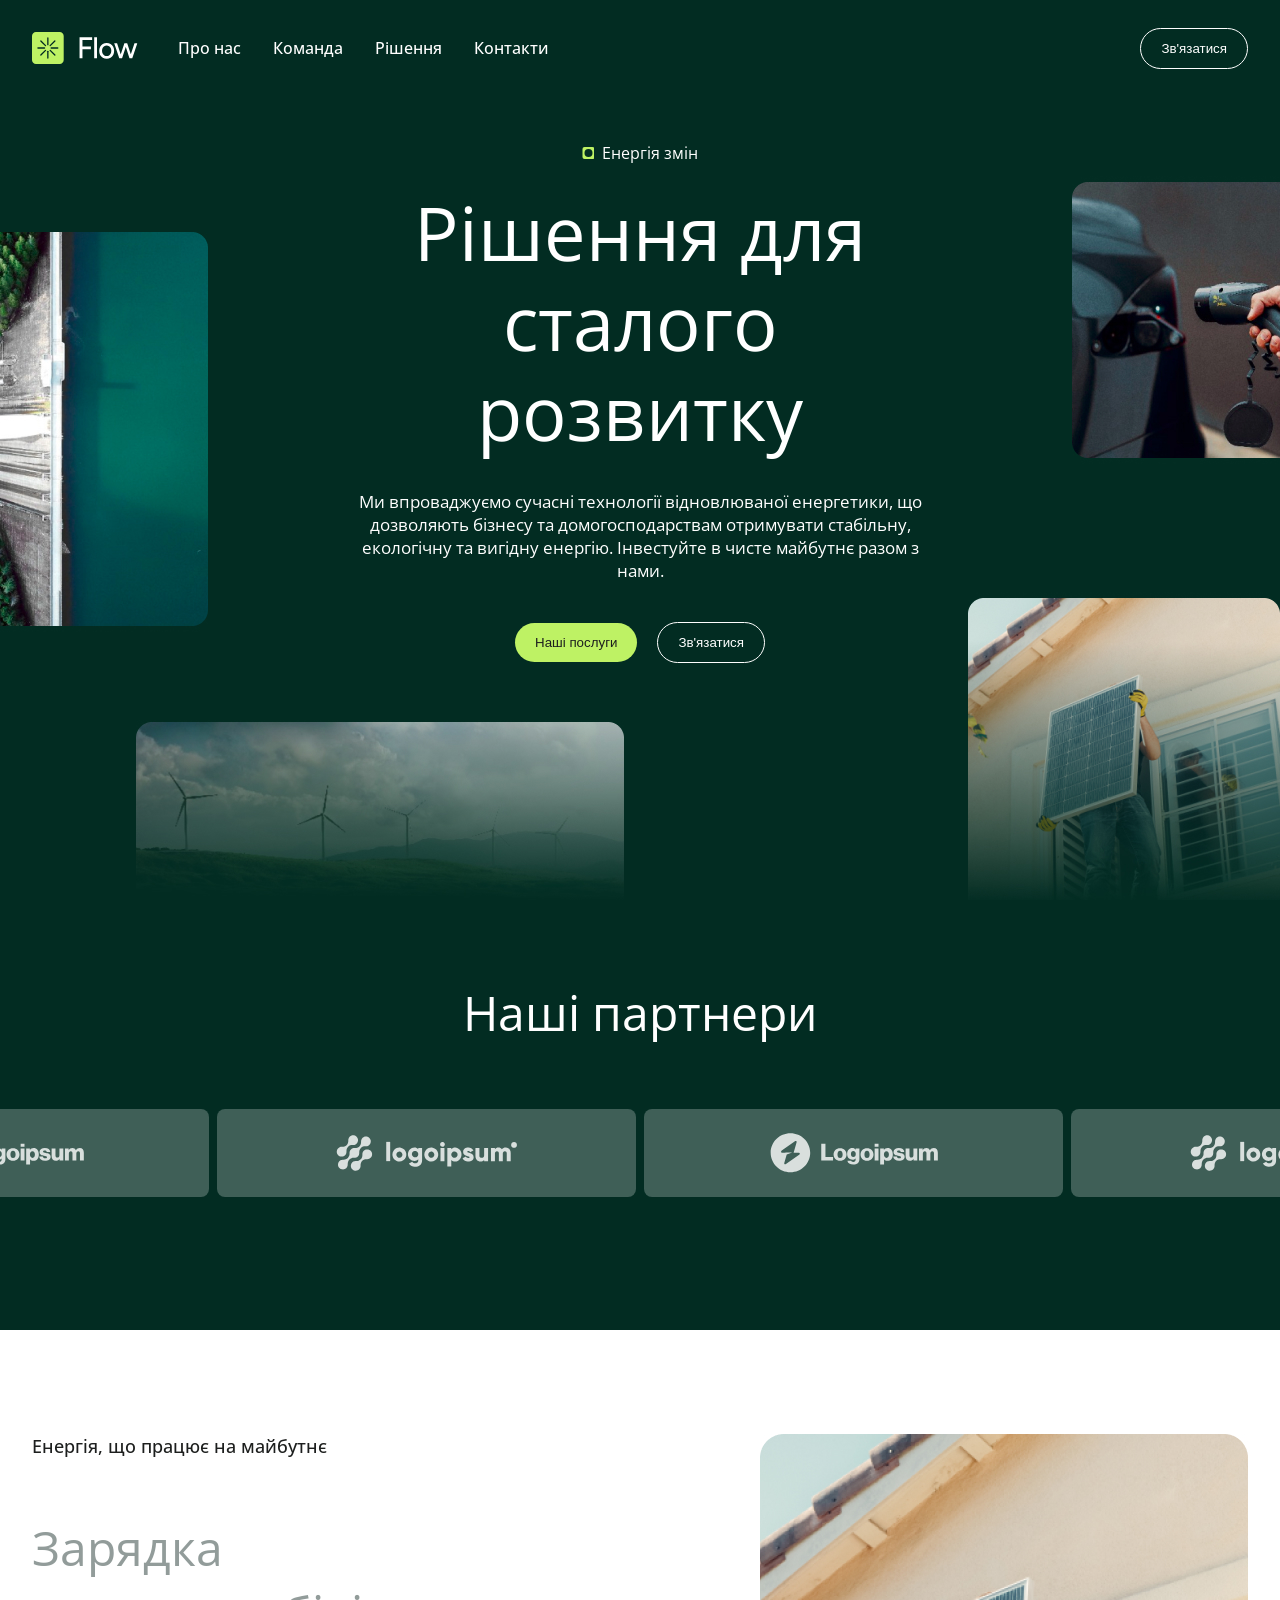
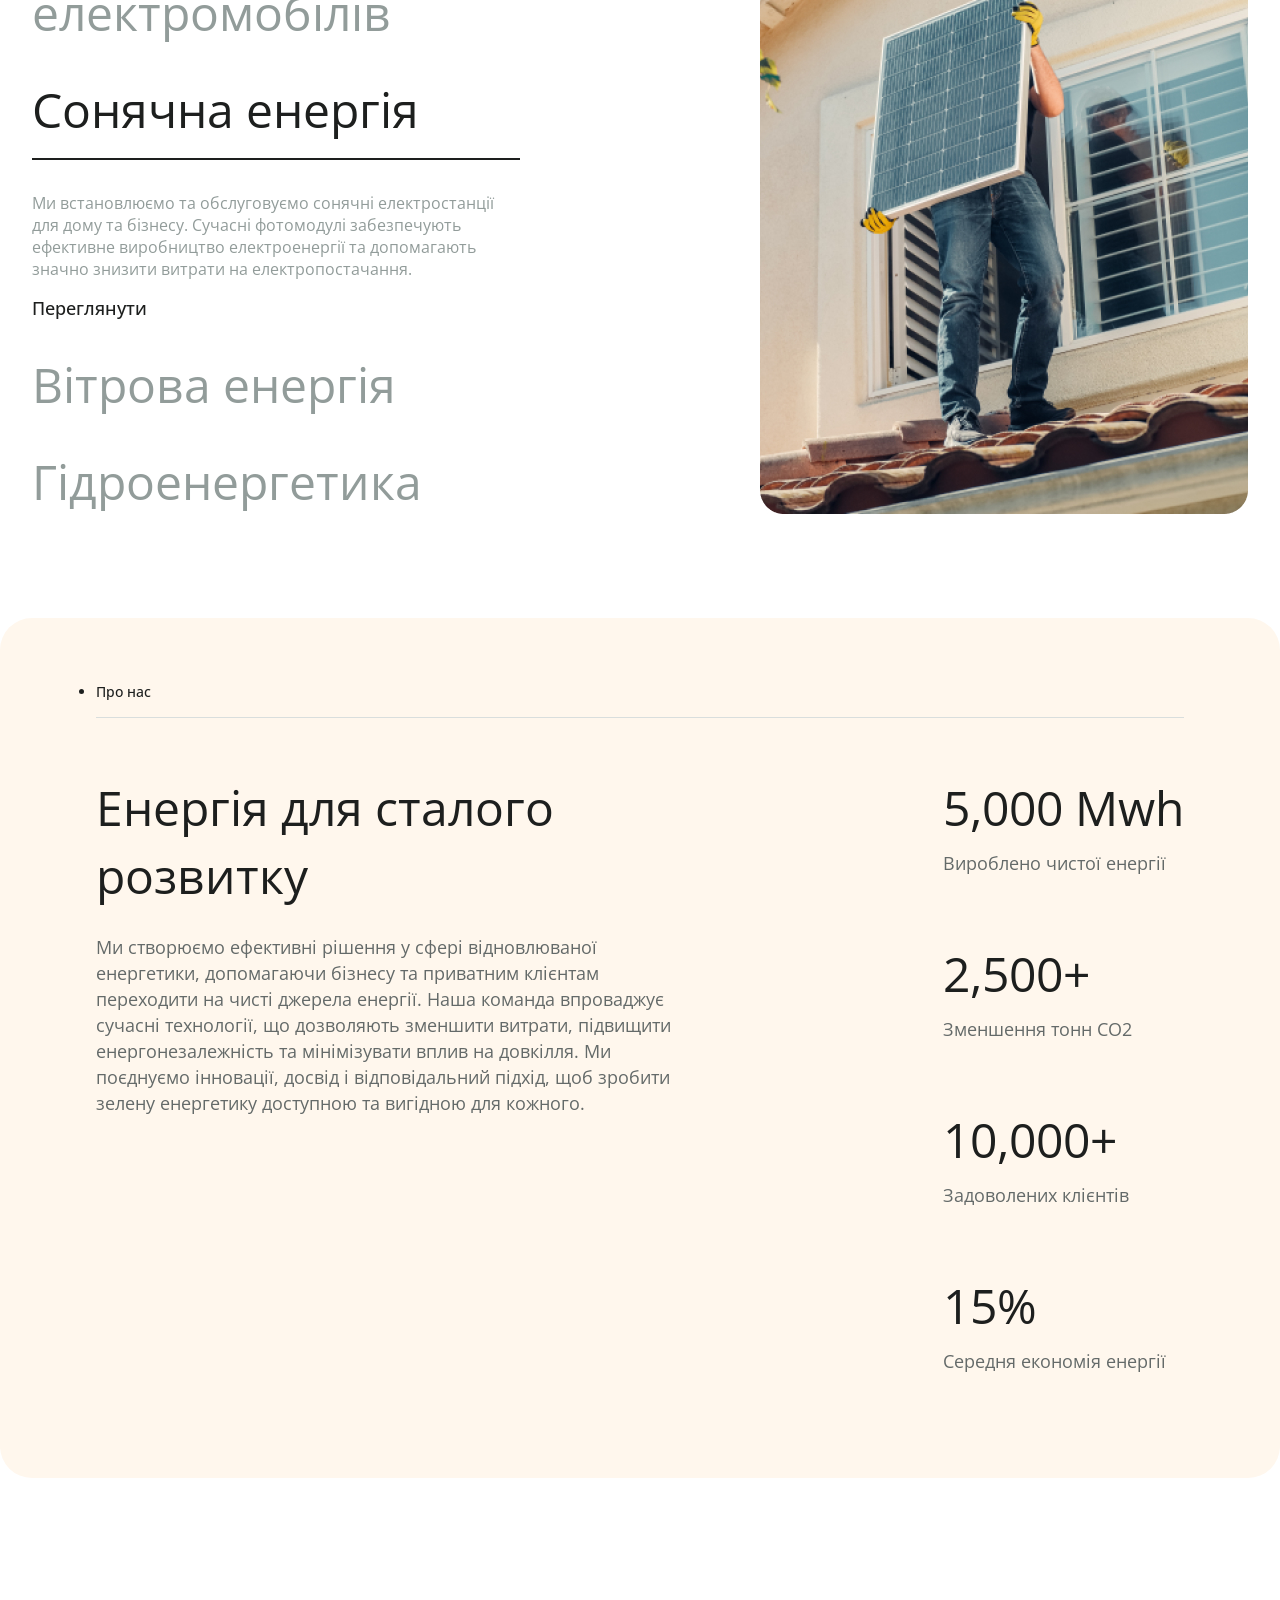
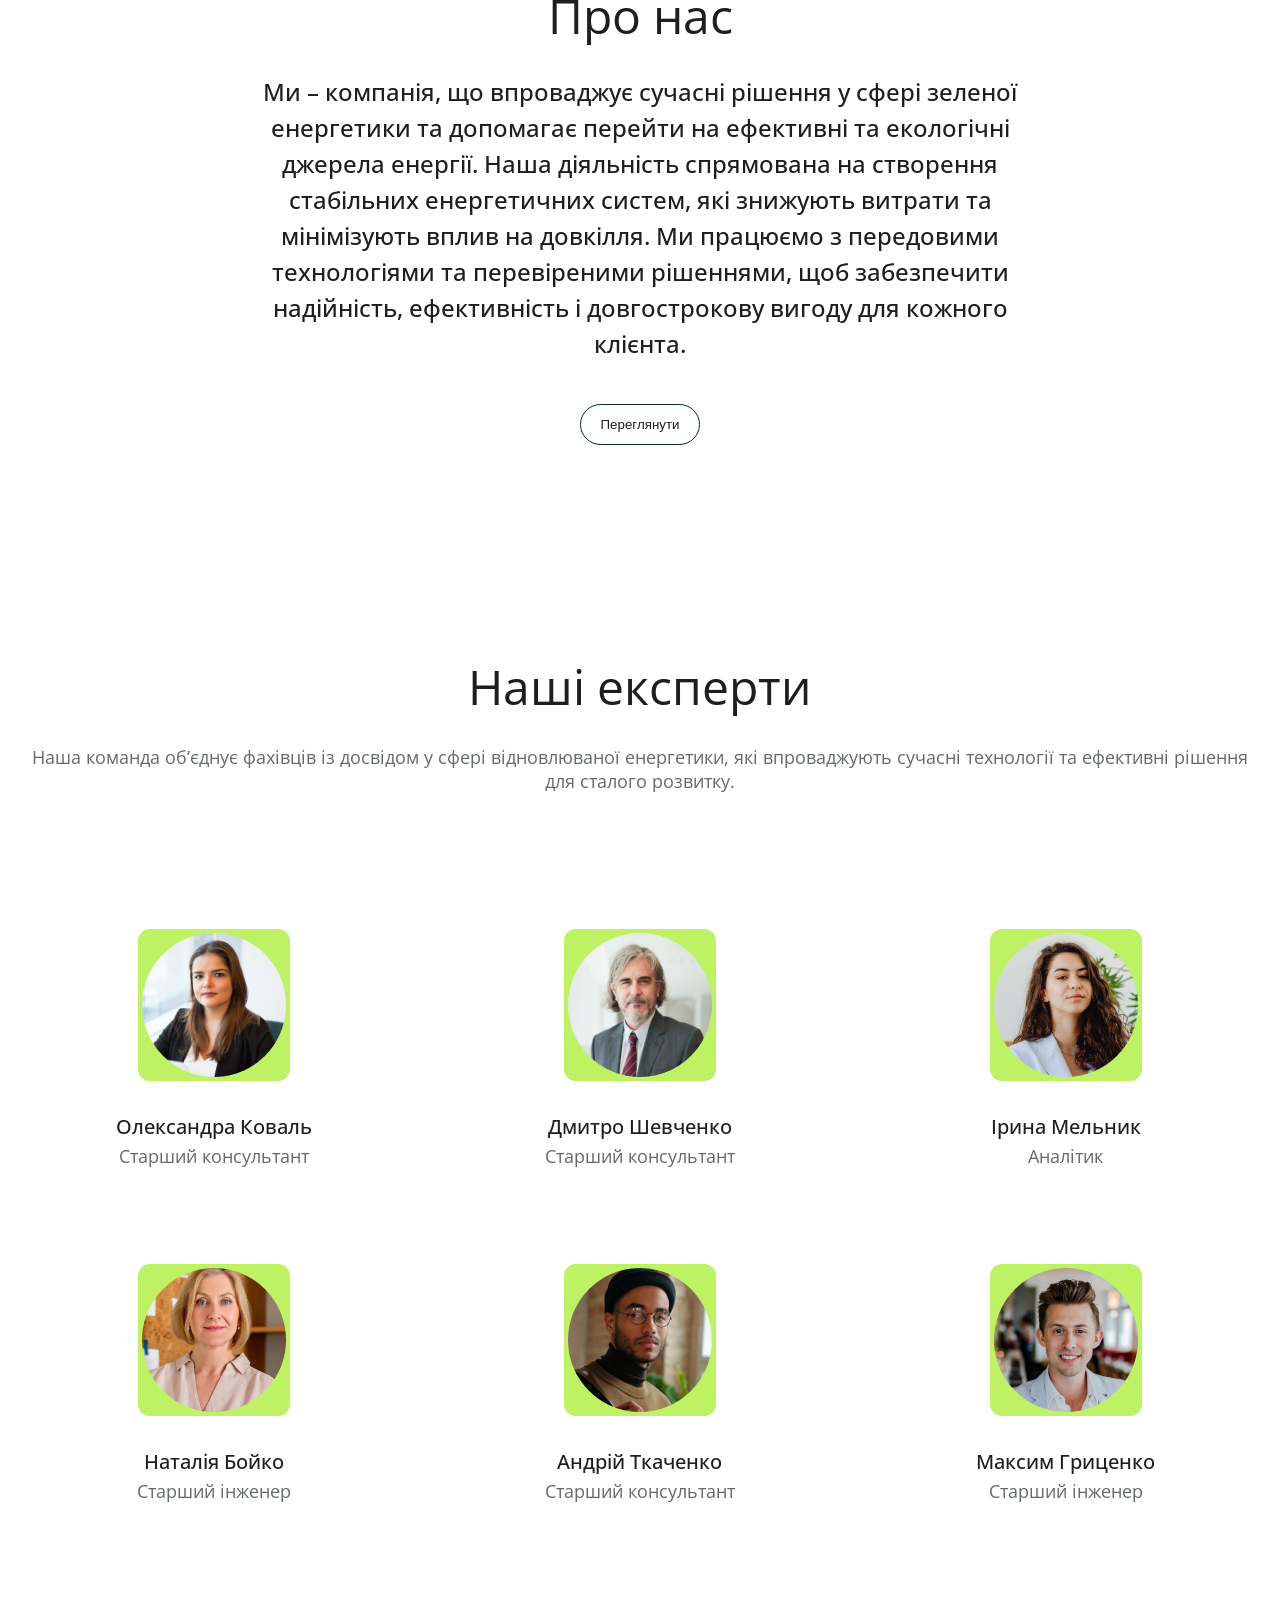
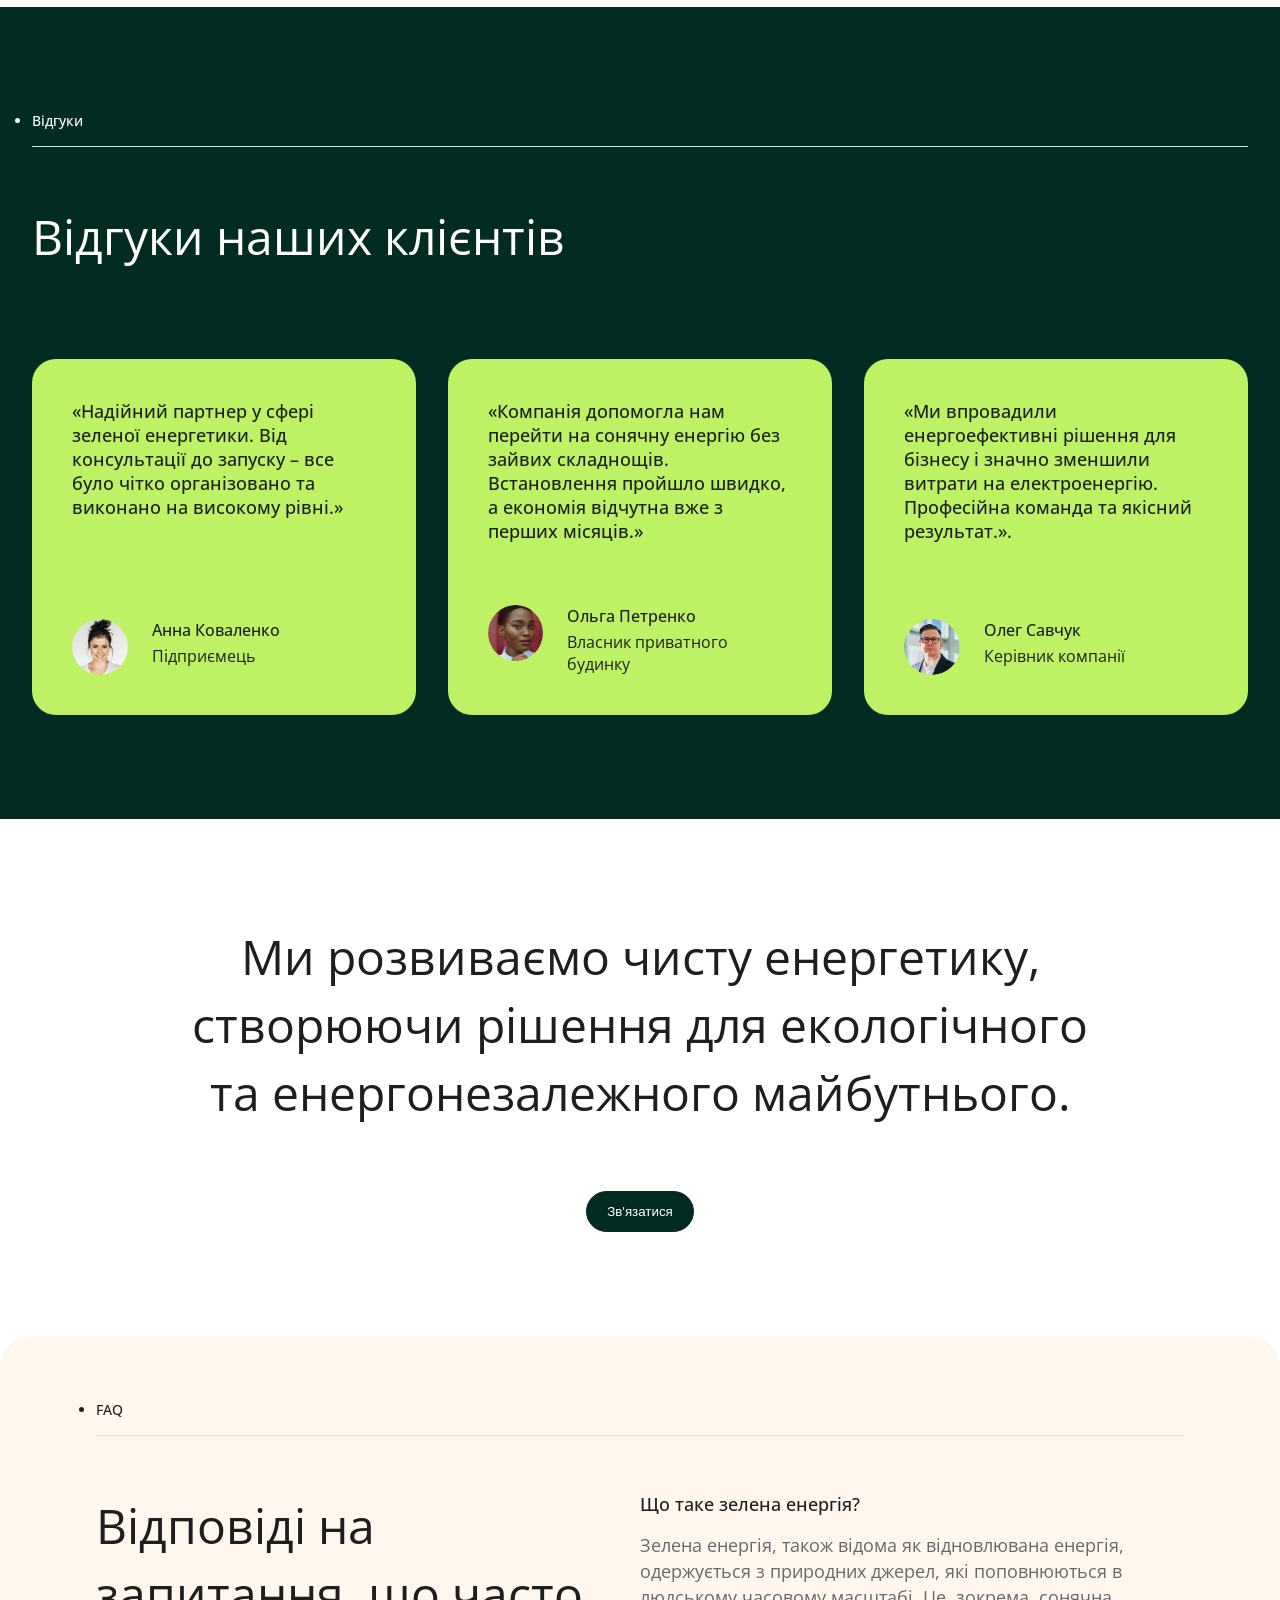
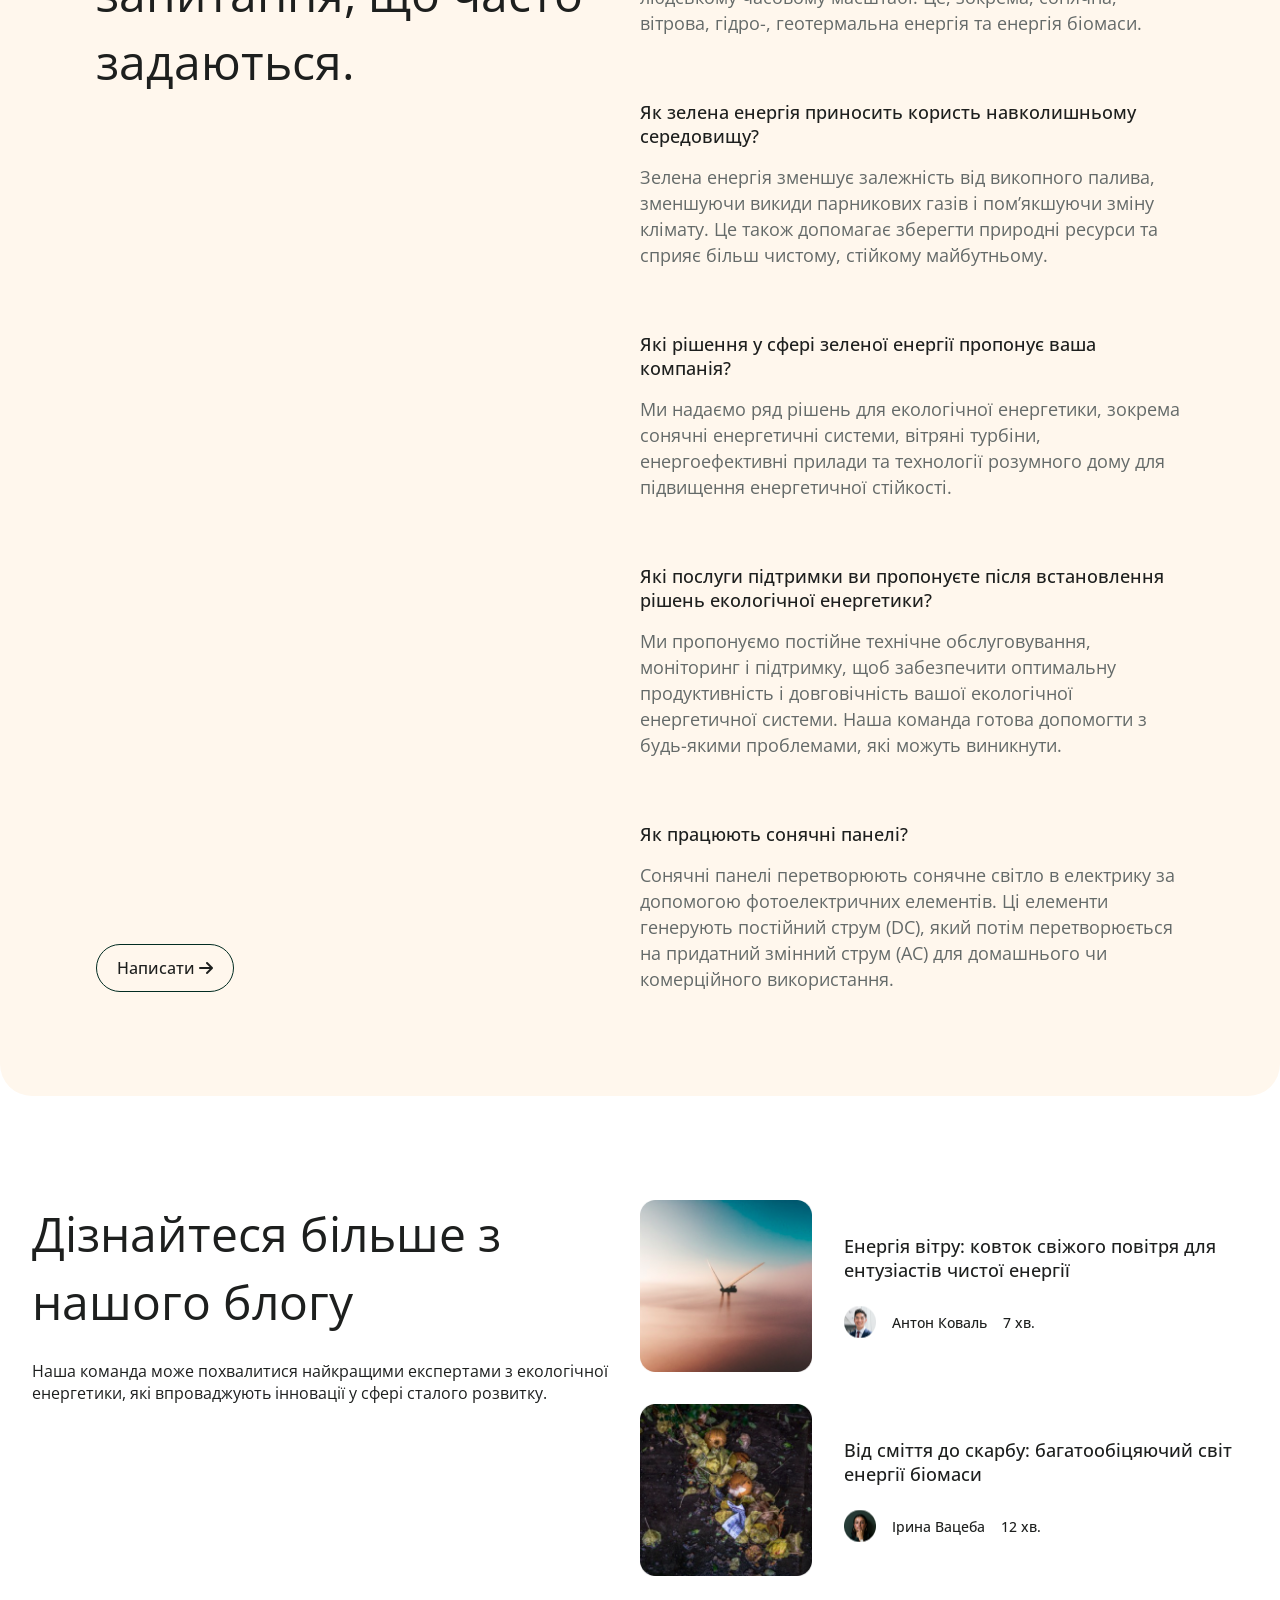
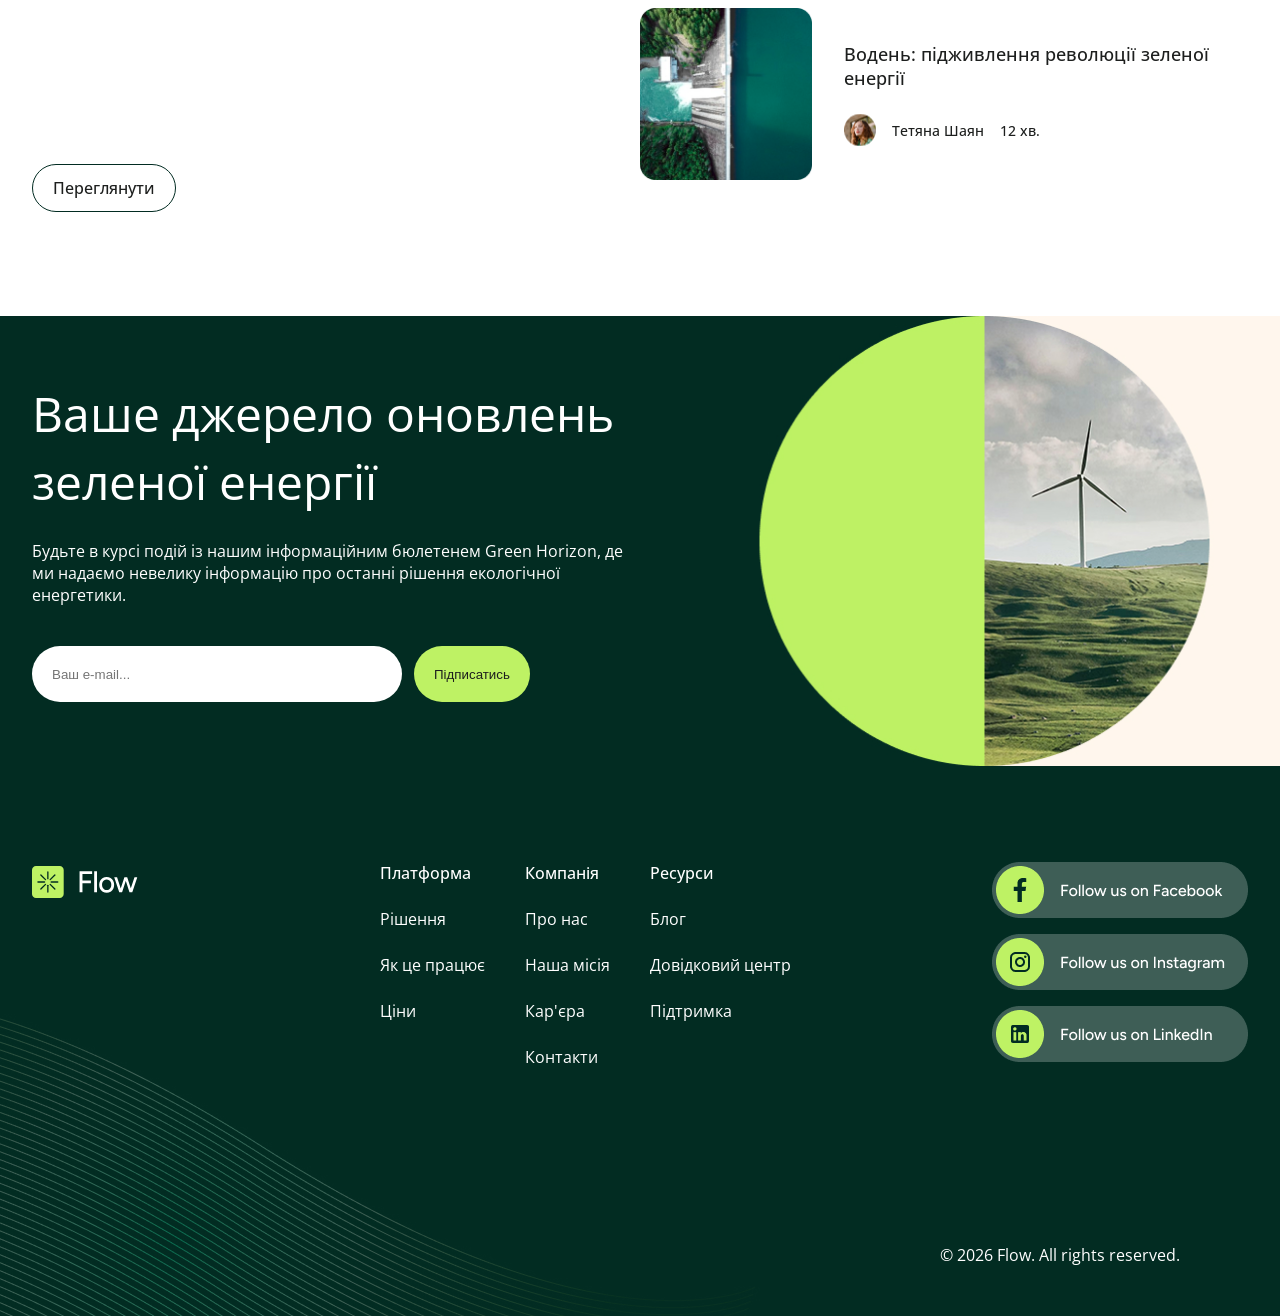
<file: index.html>
<!DOCTYPE html>
<html lang="uk">
<head>
  <meta charset="UTF-8">
  <meta http-equiv="X-UA-Compatible" content="IE=edge">
  <meta name="viewport" content="width=device-width, initial-scale=1.0">
  <title>Зелена енергетика</title>
  <link rel="icon" type="image/x-icon" href="favicon.png">
  <link rel="preconnect" href="https://fonts.googleapis.com">
  <link rel="preconnect" href="https://fonts.gstatic.com" crossorigin>
  <link href="https://fonts.googleapis.com/css2?family=Open+Sans:ital,wght@0,300..800;1,300..800&display=swap" rel="stylesheet">
  <link rel="stylesheet" href="https://cdnjs.cloudflare.com/ajax/libs/font-awesome/6.6.0/css/all.min.css" integrity="sha512-Kc323vGBEqzTmouAECnVceyQqyqdsSiqLQISBL29aUW4U/M7pSPA/gEUZQqv1cwx4OnYxTxve5UMg5GT6L4JJg==" crossorigin="anonymous" referrerpolicy="no-referrer" />
  
  <link rel="stylesheet" href="styles/style.css">
</head>
<body>
  <header class="main-header cover-bg d-flex">
    <nav class="header-nav">
      <div class="content-wrap d-flex justify-between vertical-center h-full">
        <div class="d-flex">
          <div class="main-logo">
            <a href="index.html">
              <img src="images/logo.svg" alt="logo">
            </a>
          </div>
          <ul class="main-menu d-flex vertical-center">
            <li>
              <a href="about.html">
                Про нас
              </a>
            </li>
            <li>
              <a href="team.html">
                Команда
              </a>
            </li>
            <li>
              <a href="404.html">
                Рішення
              </a>
            </li>
            <li>
              <a href="contact.html">
                Контакти
              </a>
            </li>
          </ul>
        </div>
        <div>
          <button class="header-btn modal-btn">
            Зв'язатися
          </button>
        </div>
      </div>
    </nav>
    <div class="header-content">
      <div class="header-content-slogan d-flex vertical-center">
        <div class="slogan-icon"></div>
        <span>Енергія змін</span>
      </div>
      <h1 class="header-content-title">
        Рішення для сталого розвитку
      </h1>
      <h2 class="header-content-subtitle">
        Ми впроваджуємо сучасні технології відновлюваної енергетики, що дозволяють бізнесу та домогосподарствам отримувати стабільну, екологічну та вигідну енергію. Інвестуйте в чисте майбутнє разом з нами.
      </h2>
      <div class="header-content-controls">
        <button class="header-btn header-btn-green">
          Наші послуги
        </button>
        <button class="header-btn modal-btn">
          Зв'язатися
        </button>
      </div>
    </div>
  </header>

  <main>
    
    <section class="partners">
      <div class="partners-title">
        Наші партнери
      </div>
      <div class="partners-grid d-flex">
        <div class="partners-grid-item partners-grid-item-1"></div>
        <div class="partners-grid-item partners-grid-item-2"></div>
        <div class="partners-grid-item partners-grid-item-1"></div>
        <div class="partners-grid-item partners-grid-item-2"></div>
      </div>
    </section>

    <section class="section promo-section">
      <div class="content-wrap d-flex justify-between">
        <div class="promo-section-content d-flex">
          <div class="promo-section-content-title">
            Енергія, що працює на майбутнє
          </div>
          <div class="promo-section-content-list">
            <ul>
              <li>Зарядка електромобілів</li>
              <li class="list-item-active">
                <div class="list-title">
                  Сонячна енергія
                </div>
                <div class="list-text">
                  Ми встановлюємо та обслуговуємо сонячні електростанції для дому та бізнесу. Сучасні фотомодулі забезпечують ефективне виробництво електроенергії та допомагають значно знизити витрати на електропостачання.
                </div>
                <div class="list-link">
                  <a href="#">Переглянути</a>
                </div>
              </li>
              <li>Вітрова енергія</li>
              <li>Гідроенергетика</li>
            </ul>
          </div>
        </div>
        <div class="promo-section-img cover-bg">

        </div>
      </div>
    </section>

    <section class="about">
      <div class="about-container">
        <div class="content-wrap">
          <div class="about-container-top">
            <ul>
              <li>Про нас</li>
            </ul>          
          </div>
          <div class="d-flex justify-between">
            <div class="about-container-l">
              <div class="section-title">
                Енергія для сталого розвитку
              </div>
              <div class="about-container-text">
                Ми створюємо ефективні рішення у сфері відновлюваної енергетики, допомагаючи бізнесу та приватним клієнтам переходити на чисті джерела енергії. Наша команда впроваджує сучасні технології, що дозволяють зменшити витрати, підвищити енергонезалежність та мінімізувати вплив на довкілля.

Ми поєднуємо інновації, досвід і відповідальний підхід, щоб зробити зелену енергетику доступною та вигідною для кожного.
              </div>
            </div>
            <div class="about-container-r">
              <div class="about-container-r-item">
                <div class="section-title">
                  5,000 Mwh
                </div>
                <div class="about-container-text">
                  Вироблено чистої енергії
                </div>
              </div>
              <div class="about-container-r-item">
                <div class="section-title">
                  2,500+
                </div>
                <div class="about-container-text">
                  Зменшення тонн CO2
                </div>
              </div>
              <div class="about-container-r-item">
                <div class="section-title">
                  10,000+
                </div>
                <div class="about-container-text">
                  Задоволених клієнтів
                </div>
              </div>
              <div class="about-container-r-item">
                <div class="section-title">
                  15%
                </div>
                <div class="about-container-text">
                  Середня економія енергії
                </div>
              </div>
            </div>
          </div>
        </div>
      </div>
    </section>

    <section class="section section-about-us">
      <div class="content-wrap">
        <div class="section-title">
          Про нас
        </div>
        <div class="section-about-us-content">
          <p>
            Ми – компанія, що впроваджує сучасні рішення у сфері зеленої енергетики та допомагає перейти на ефективні та екологічні джерела енергії. Наша діяльність спрямована на створення стабільних енергетичних систем, які знижують витрати та мінімізують вплив на довкілля.

Ми працюємо з передовими технологіями та перевіреними рішеннями, щоб забезпечити надійність, ефективність і довгострокову вигоду для кожного клієнта.
          </p>
          <button class="header-btn about-btn">
            Переглянути
          </button>
        </div>
      </div>      
    </section>

    <section class="section section-expetrs">
      <div class="content-wrap">
        <div class="section-title">
          Наші експерти
        </div>
        <div class="section-expetrs-subtitle">
          Наша команда об’єднує фахівців із досвідом у сфері відновлюваної енергетики, які впроваджують сучасні технології та ефективні рішення для сталого розвитку.
        </div>
        <div class="experts-grid d-flex justify-between ">
          <div class="experts-grid-item">
            <div class="experts-grid-item-img experts-grid-item-img-1 cover-bg"></div>
            <div class="experts-grid-item-name">
              Олександра Коваль
            </div>
            <div class="experts-grid-item-position">
              Старший консультант
            </div>
          </div>
          <div class="experts-grid-item">
            <div class="experts-grid-item-img experts-grid-item-img-2 cover-bg"></div>
            <div class="experts-grid-item-name">
              Дмитро Шевченко
            </div>
            <div class="experts-grid-item-position">
              Старший консультант
            </div>
          </div>
          <div class="experts-grid-item">
            <div class="experts-grid-item-img experts-grid-item-img-3 cover-bg"></div>
            <div class="experts-grid-item-name">
              Ірина Мельник
            </div>
            <div class="experts-grid-item-position">
              Аналітик
            </div>
          </div>
          <div class="experts-grid-item">
            <div class="experts-grid-item-img experts-grid-item-img-4 cover-bg"></div>
            <div class="experts-grid-item-name">
              Наталія Бойко
            </div>
            <div class="experts-grid-item-position">
              Старший інженер
            </div>
          </div>
          <div class="experts-grid-item">
            <div class="experts-grid-item-img experts-grid-item-img-5 cover-bg"></div>
            <div class="experts-grid-item-name">
              Андрій Ткаченко
            </div>
            <div class="experts-grid-item-position">
              Старший консультант
            </div>
          </div>
          <div class="experts-grid-item">
            <div class="experts-grid-item-img experts-grid-item-img-6 cover-bg "></div>
            <div class="experts-grid-item-name">
              Максим Гриценко
            </div>
            <div class="experts-grid-item-position">
              Старший інженер
            </div>
          </div>
        </div>
      </div>
    </section>

    <section class="about section section-testimonials">
        <div class="content-wrap">
          <div class="about-container-top">
            <ul>
              <li>Відгуки</li>
            </ul>          
          </div>
          <div class="section-title">
            Відгуки наших клієнтів
          </div>
          <div class="testimonials-grid d-flex justify-between">
            <div class="testimonials-grid-item">
              <div class="testimonials-grid-item-text">
                «Надійний партнер у сфері зеленої енергетики. Від консультації до запуску – все було чітко організовано та виконано на високому рівні.»
              </div>
              <div class="testimonials-grid-item-footer">
                <div class="client-img client-img-1 cover-bg"></div>
                <div class="client-info">
                  <p>Анна Коваленко</p>
                  <p>Підприємець</p>
                </div>
              </div>
            </div>
            <div class="testimonials-grid-item">
              <div class="testimonials-grid-item-text">
                «Компанія допомогла нам перейти на сонячну енергію без зайвих складнощів. Встановлення пройшло швидко, а економія відчутна вже з перших місяців.»
              </div>
              <div class="testimonials-grid-item-footer">
                <div class="client-img client-img-2 cover-bg"></div>
                <div class="client-info">
                  <p>Ольга Петренко</p>
                  <p>Власник приватного будинку</p>
                </div>
              </div>
            </div>
            <div class="testimonials-grid-item">
              <div class="testimonials-grid-item-text">
                «Ми впровадили енергоефективні рішення для бізнесу і значно зменшили витрати на електроенергію. Професійна команда та якісний результат.».
              </div>
              <div class="testimonials-grid-item-footer">
                <div class="client-img client-img-3 cover-bg"></div>
                <div class="client-info">
                  <p>Олег Савчук</p>
                  <p>Керівник компанії</p>
                </div>
              </div>
            </div>
          </div>
        </div>
    </section>

    <section class="section title-section">
      <div class="content-wrap">
        <div class="section-title">
          Ми розвиваємо чисту енергетику, створюючи рішення для екологічного та енергонезалежного майбутнього.
        </div>
        <div class="center">
          <button class="header-btn about-btn title-section-btn modal-btn">
            Зв'язатися          
          </button>
        </div>
      </div> 
    </section>

    <section class="about faq-section">
      <div class="about-container">
        <div class="content-wrap">
          <div class="about-container-top">
            <ul>
              <li>FAQ</li>
            </ul>          
          </div>
          <div class="d-flex justify-between">
            <div class="about-container-l">
              <div class="section-title">
                Відповіді на запитання, що часто задаються.
              </div>
              <a href="contact.html" class="header-btn about-btn">
                <span>Написати </span>
                <i class="fa-solid fa-arrow-right"></i>
              </a>
            </div>
            <div class="about-container-r">
              <div class="about-container-r-item">
                <div class="section-title">
                  Що таке зелена енергія?
                </div>
                <div class="about-container-text">
                  Зелена енергія, також відома як відновлювана енергія, одержується з природних джерел, які поповнюються в людському часовому масштабі. Це, зокрема, сонячна, вітрова, гідро-, геотермальна енергія та енергія біомаси.
                </div>
              </div>
              <div class="about-container-r-item">
                <div class="section-title">
                  Як зелена енергія приносить користь навколишньому середовищу?
                </div>
                <div class="about-container-text">
                  Зелена енергія зменшує залежність від викопного палива, зменшуючи викиди парникових газів і пом’якшуючи зміну клімату. Це також допомагає зберегти природні ресурси та сприяє більш чистому, стійкому майбутньому.
                </div>
              </div>
              <div class="about-container-r-item">
                <div class="section-title">
                  Які рішення у сфері зеленої енергії пропонує ваша компанія?
                </div>
                <div class="about-container-text">
                  Ми надаємо ряд рішень для екологічної енергетики, зокрема сонячні енергетичні системи, вітряні турбіни, енергоефективні прилади та технології розумного дому для підвищення енергетичної стійкості.
                </div>
              </div>
              <div class="about-container-r-item">
                <div class="section-title">
                  Які послуги підтримки ви пропонуєте після встановлення рішень екологічної енергетики?
                </div>
                <div class="about-container-text">
                  Ми пропонуємо постійне технічне обслуговування, моніторинг і підтримку, щоб забезпечити оптимальну продуктивність і довговічність вашої екологічної енергетичної системи. Наша команда готова допомогти з будь-якими проблемами, які можуть виникнути.
                </div>
              </div>
              <div class="about-container-r-item">
                <div class="section-title">
                  Як працюють сонячні панелі?
                </div>
                <div class="about-container-text">
                  Сонячні панелі перетворюють сонячне світло в електрику за допомогою фотоелектричних елементів. Ці елементи генерують постійний струм (DC), який потім перетворюється на придатний змінний струм (AC) для домашнього чи комерційного використання.
                </div>
              </div>
            </div>
          </div>
        </div>
      </div>
    </section>

    <section class="section blog-section">
      <div class="content-wrap d-flex">
        <div class="blog-section-l">
          <div class="section-title">
            Дізнайтеся більше з нашого блогу
          </div>
          <p class="section-subtitle">
            Наша команда може похвалитися найкращими експертами з екологічної енергетики, 
            які впроваджують інновації у сфері сталого розвитку.
          </p>  
          <a href="blog.html" class="header-btn about-btn">
            <span>Переглянути</span>
          </a>
        </div>
        <div class="blog-section-r">
          <div class="blog-section-item">
            <div class="blog-section-item-img blog-section-item-img-1 cover-bg"></div>
            <div class="blog-section-item-content">
              <div class="blog-section-item-title">
                Енергія вітру: ковток свіжого повітря для ентузіастів чистої енергії
              </div>
              <div class="blog-section-item-content-footer d-flex vertical-center">
                <div class="author-img author-img-1 cover-bg"></div>
                <div class="author-name">
                  Антон Коваль
                </div>
                <div class="time">
                  7 хв.
                </div>
              </div>
            </div>
          </div>
          <div class="blog-section-item">
            <div class="blog-section-item-img blog-section-item-img-2 cover-bg"></div>
            <div class="blog-section-item-content">
              <div class="blog-section-item-title">
                Від сміття до скарбу: багатообіцяючий світ енергії біомаси
              </div>
              <div class="blog-section-item-content-footer d-flex vertical-center">
                <div class="author-img author-img-2 cover-bg"></div>
                <div class="author-name">
                  Ірина Вацеба
                </div>
                <div class="time">
                  12 хв.
                </div>
              </div>
            </div>
          </div>
          <div class="blog-section-item">
            <div class="blog-section-item-img blog-section-item-img-3 cover-bg"></div>
            <div class="blog-section-item-content">
              <div class="blog-section-item-title">
                Водень: підживлення революції зеленої енергії
              </div>
              <div class="blog-section-item-content-footer d-flex vertical-center">
                <div class="author-img author-img-3 cover-bg"></div>
                <div class="author-name">
                  Тетяна Шаян
                </div>
                <div class="time">
                  12 хв.
                </div>
              </div>
            </div>
          </div>
        </div>
      </div>
    </section>

    <section class="form-section cover-bg">
      <div class="content-wrap h-full">
        <div class="form-section-content">
          <div class="section-title">
            Ваше джерело оновлень зеленої енергії
          </div>
          <div class="section-subtitle">
            Будьте в курсі подій із нашим інформаційним бюлетенем Green Horizon, де ми 
            надаємо невелику інформацію про останні рішення екологічної енергетики.
          </div>
          <form action="#" class="form">
            <input type="email" placeholder="Ваш e-mail...">
            <button class="header-btn header-btn-green">Підписатись</button>
          </form>
        </div>
      </div>
    </section>

  </main>

  <footer class="cover-bg relative">
    <div class="content-wrap d-flex justify-between">
      <div class="main-logo">
        <a href="index.html">
          <img src="images/logo.svg" alt="logo">
        </a>
      </div>
      <nav class="footer-menu d-flex">
        <div class="footer-menu-item">
          <div class="footer-menu-item-title">
            Платформа
          </div>
          <a href="#">Рішення</a>
          <a href="#">Як це працює</a>
          <a href="#">Ціни</a>
        </div>
        <div class="footer-menu-item">
          <div class="footer-menu-item-title">
            Компанія
          </div>
          <a href="#">Про нас</a>
          <a href="#">Наша місія</a>
          <a href="#">Кар'єра</a>
          <a href="#">Контакти</a>
        </div>
        <div class="footer-menu-item">
          <div class="footer-menu-item-title">
            Ресурси
          </div>
          <a href="#">Блог</a>
          <a href="#">Довідковий центр</a>
          <a href="#">Підтримка</a>
        </div>
      </nav>
      <div class="social">
        <a href="#" class="social-item social-item-f cover-bg">
        </a>
        <a href="#" class="social-item social-item-i cover-bg"></a>
        <a href="#" class="social-item social-item-l cover-bg"></a>
      </div>
    </div>
    <div class="content-wrap absolute">
      <div class="copyright ">
        © 2026 Flow. All rights reserved.
      </div>
    </div>
  </footer>

  <button id="scrollToTop" class="scroll-to-top"><i class="fa-solid fa-arrow-up"></i></button>

  <div id="contactModal" class="modal">
    <div class="modal-content">
      <span class="close-btn">&times;</span>
      <h2>Зв'язатися</h2>
      <form id="contactForm">
        <label for="name">Ім'я</label>
        <input type="text" id="name" name="name" required>
  
        <label for="email">Пошта</label>
        <input type="email" id="email" name="email" required>
  
        <label for="phone">Телефон</label>
        <input type="tel" id="phone" name="phone" required>
  
        <label for="message">Повідомлення</label>
        <textarea id="message" name="message" rows="4" required></textarea>
  
        <button type="submit" class="header-btn">Відправити</button>
      </form>
    </div>
  </div>

  <script src="script/app.js"></script>
</body>
</html>
</file>
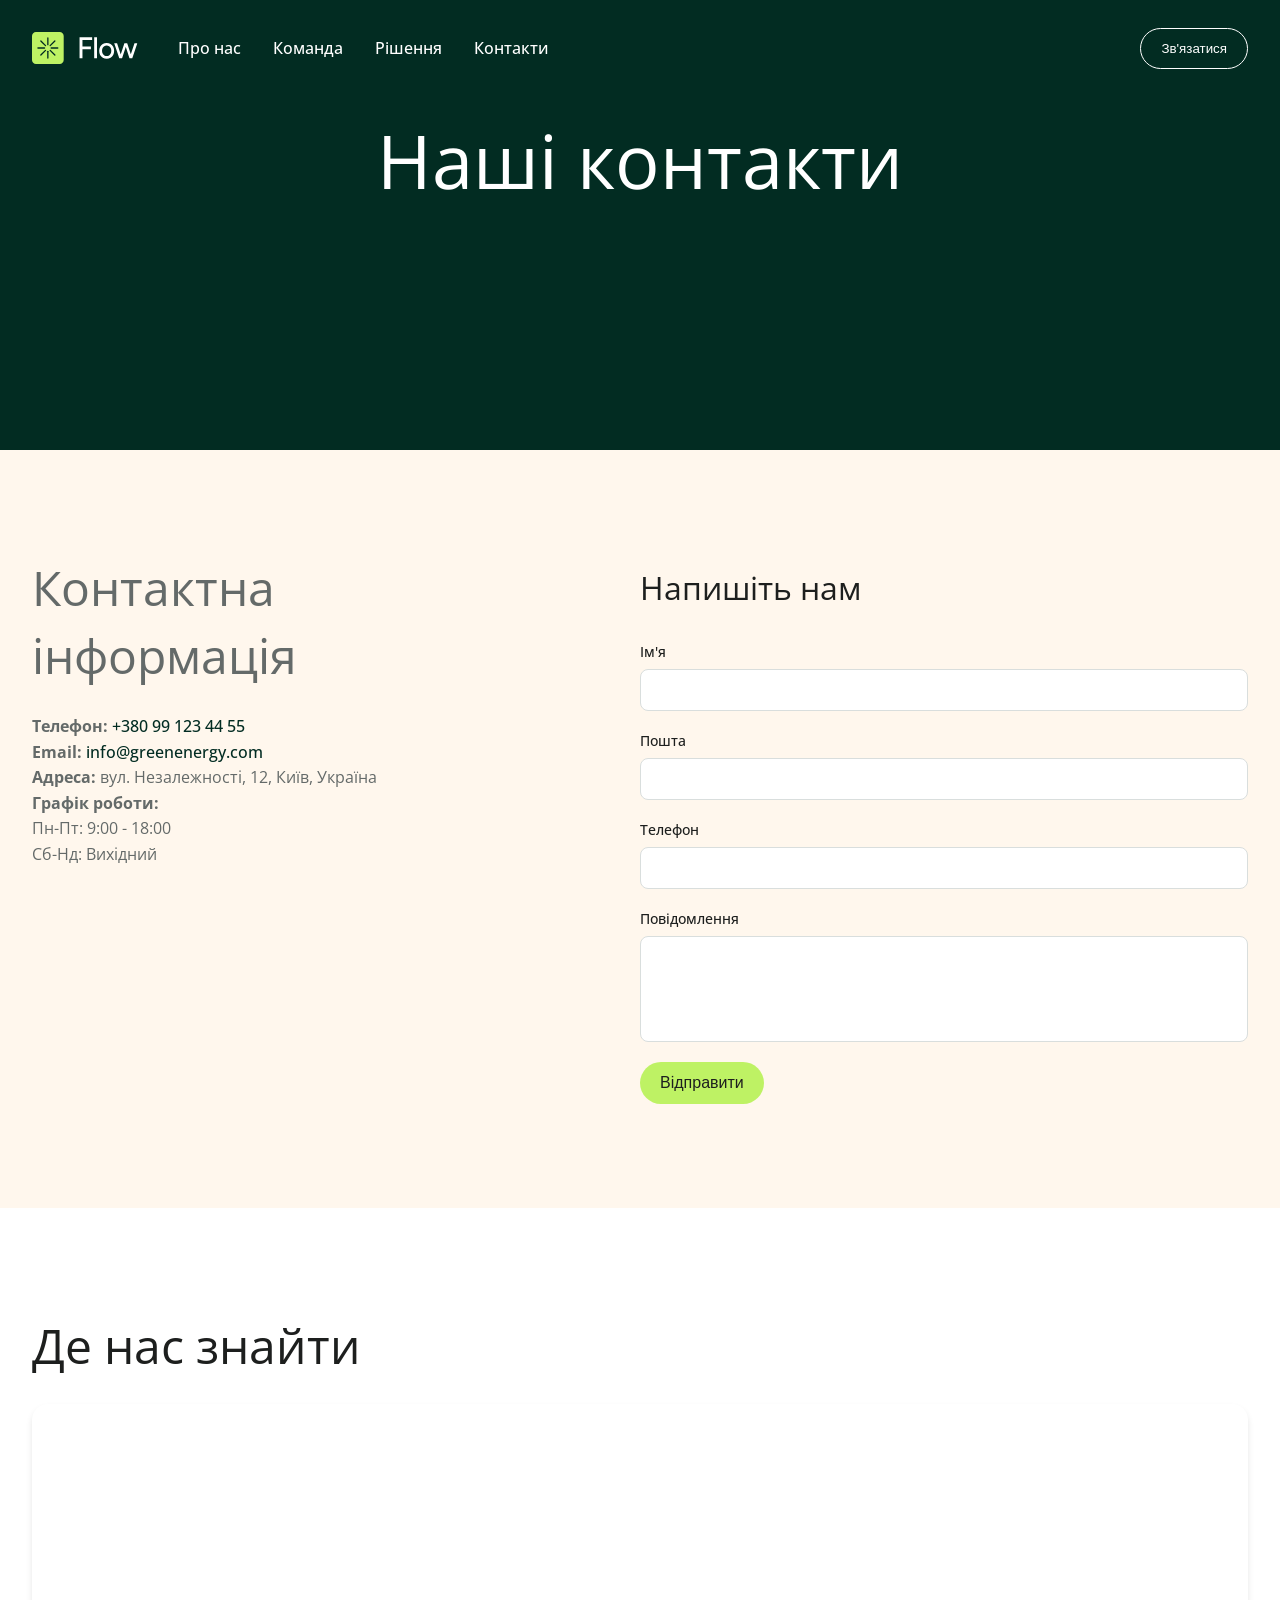
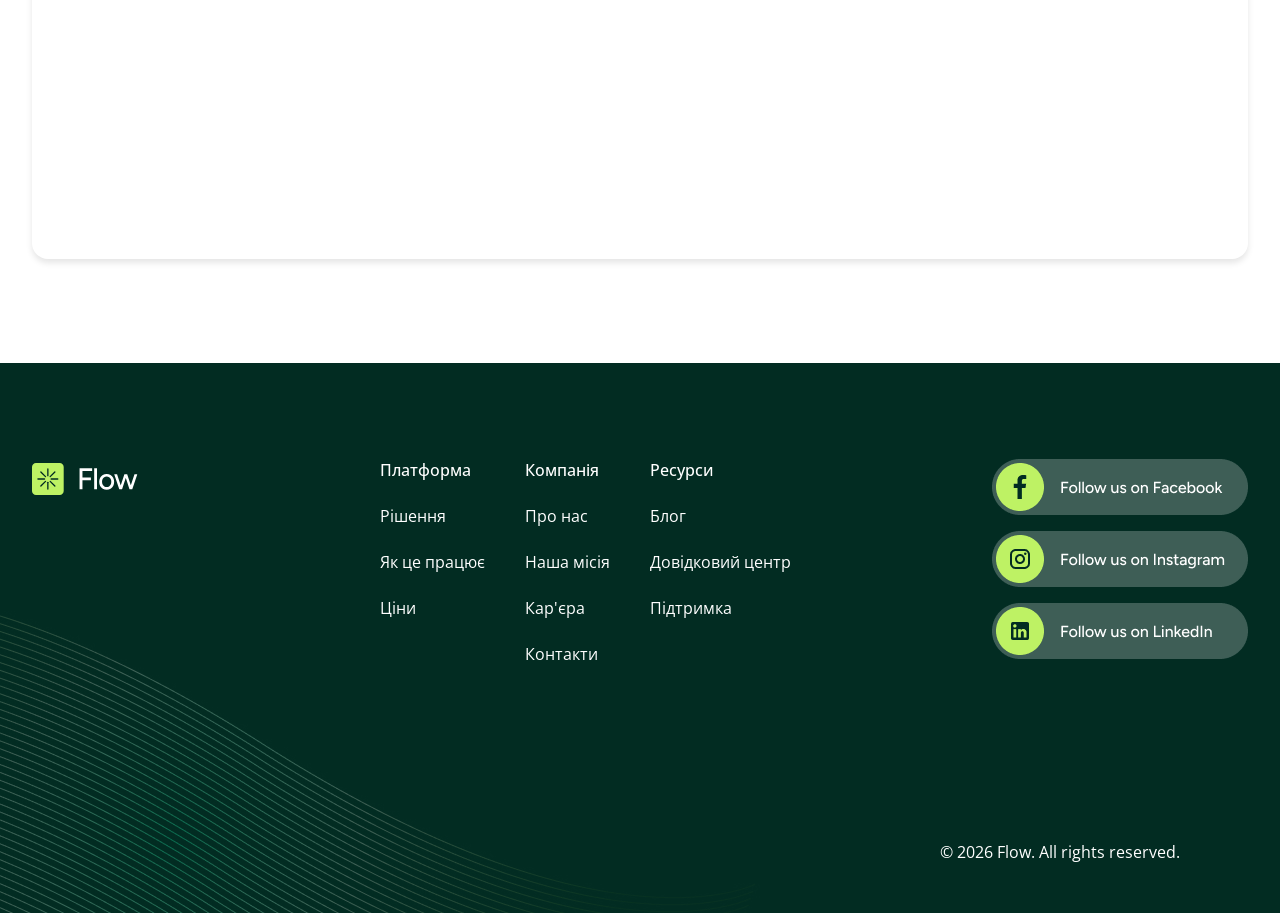
<file: contact.html>
<!DOCTYPE html>
<html lang="uk">
<head>
  <meta charset="UTF-8">
  <meta http-equiv="X-UA-Compatible" content="IE=edge">
  <meta name="viewport" content="width=device-width, initial-scale=1.0">
  <title>Зелена енергетика</title>
  <link rel="icon" type="image/x-icon" href="favicon.png">
  <link rel="preconnect" href="https://fonts.googleapis.com">
  <link rel="preconnect" href="https://fonts.gstatic.com" crossorigin>
  <link href="https://fonts.googleapis.com/css2?family=Open+Sans:ital,wght@0,300..800;1,300..800&display=swap" rel="stylesheet">
  <link rel="stylesheet" href="https://cdnjs.cloudflare.com/ajax/libs/font-awesome/6.6.0/css/all.min.css" integrity="sha512-Kc323vGBEqzTmouAECnVceyQqyqdsSiqLQISBL29aUW4U/M7pSPA/gEUZQqv1cwx4OnYxTxve5UMg5GT6L4JJg==" crossorigin="anonymous" referrerpolicy="no-referrer" />
  
  <link rel="stylesheet" href="styles/style.css">
</head>
<body>
  <header class="main-header contact-header cover-bg d-flex">
    <nav class="header-nav">
      <div class="content-wrap d-flex justify-between vertical-center h-full">
        <div class="d-flex">
          <div class="main-logo">
            <a href="index.html">
              <img src="images/logo.svg" alt="logo">
            </a>
          </div>
          <ul class="main-menu d-flex vertical-center">
            <li>
              <a href="about.html">
                Про нас
              </a>
            </li>
            <li>
              <a href="team.html">
                Команда
              </a>
            </li>
            <li>
              <a href="404.html">
                Рішення
              </a>
            </li>
            <li>
              <a href="contact.html">
                Контакти
              </a>
            </li>
          </ul>
        </div>
        <div>
          <button class="header-btn modal-btn">
            Зв'язатися
          </button>
        </div>
      </div>
    </nav>
    <div class="header-content">
      <h1 class="header-content-title">
        Наші контакти
      </h1>
    </div>
  </header>

  <main>
    <section class="section contact-form-section">
      <div class="content-wrap d-flex justify-between">
        <div class="contact-info">
          <h2 class="section-title">Контактна інформація</h2>
          <p><strong>Телефон:</strong> <a href="tel:+380991234455">+380 99 123 44 55</a></p>
          <p><strong>Email:</strong> <a href="mailto:info@greenenergy.com">info@greenenergy.com</a></p>
          <p><strong>Адреса:</strong> вул. Незалежності, 12, Київ, Україна</p>
          <p><strong>Графік роботи:</strong></p>
          <ul>
            <li>Пн-Пт: 9:00 - 18:00</li>
            <li>Сб-Нд: Вихідний</li>
          </ul>
        </div>
        <div class="contact-form">
          <h2 class="section-title">Напишіть нам</h2>
          <form id="contactForm">
            <label for="name">Ім'я</label>
            <input type="text" id="name" name="name" required>

            <label for="email">Пошта</label>
            <input type="email" id="email" name="email" required>

            <label for="phone">Телефон</label>
            <input type="tel" id="phone" name="phone" required>

            <label for="message">Повідомлення</label>
            <textarea id="message" name="message" rows="5" required></textarea>

            <button type="submit" class="header-btn header-btn-green">Відправити</button>
          </form>
        </div>
      </div>
    </section>

    <section class="section map-section">
      <div class="content-wrap">
        <h2 class="section-title">Де нас знайти</h2>
        <div class="map-container">
          <!-- Google Maps iframe -->
          <iframe 
            src="https://www.google.com/maps/embed?pb=!1m18!1m12!1m3!1d25392.759907529336!2d30.445132!3d50.4501!2m3!1f0!2f0!3f0!3m2!1i1024!2i768!4f13.1!3m3!1m2!1s0x40d4cf8c57e0e5c7%3A0x1c93f6786e6aeed0!2z0JrQvtC80L7QstC-0YHRgtCy0LAsINCa0L7Qu9GW0LrQvtC1LCDQkdC10L7QsA!5e0!3m2!1suk!2sua!4v1698954409134!5m2!1suk!2sua" 
            width="100%" 
            height="450" 
            style="border:0;" 
            allowfullscreen="" 
            loading="lazy" 
            referrerpolicy="no-referrer-when-downgrade">
          </iframe>
        </div>
      </div>
    </section>
  </main>



  <footer class="cover-bg relative">
    <div class="content-wrap d-flex justify-between">
      <div class="main-logo">
        <a href="index.html">
          <img src="images/logo.svg" alt="logo">
        </a>
      </div>
      <nav class="footer-menu d-flex">
        <div class="footer-menu-item">
          <div class="footer-menu-item-title">
            Платформа
          </div>
          <a href="#">Рішення</a>
          <a href="#">Як це працює</a>
          <a href="#">Ціни</a>
        </div>
        <div class="footer-menu-item">
          <div class="footer-menu-item-title">
            Компанія
          </div>
          <a href="#">Про нас</a>
          <a href="#">Наша місія</a>
          <a href="#">Кар'єра</a>
          <a href="#">Контакти</a>
        </div>
        <div class="footer-menu-item">
          <div class="footer-menu-item-title">
            Ресурси
          </div>
          <a href="#">Блог</a>
          <a href="#">Довідковий центр</a>
          <a href="#">Підтримка</a>
        </div>
      </nav>
      <div class="social">
        <a href="#" class="social-item social-item-f cover-bg">
        </a>
        <a href="#" class="social-item social-item-i cover-bg"></a>
        <a href="#" class="social-item social-item-l cover-bg"></a>
      </div>
    </div>
    <div class="content-wrap absolute">
      <div class="copyright ">
        © 2026 Flow. All rights reserved.
      </div>
    </div>
  </footer>

  <button id="scrollToTop" class="scroll-to-top"><i class="fa-solid fa-arrow-up"></i></button>

  <div id="contactModal" class="modal">
    <div class="modal-content">
      <span class="close-btn">&times;</span>
      <h2>Зв'язатися</h2>
      <form id="contactForm">
        <label for="name">Ім'я</label>
        <input type="text" id="name" name="name" required>
  
        <label for="email">Пошта</label>
        <input type="email" id="email" name="email" required>
  
        <label for="phone">Телефон</label>
        <input type="tel" id="phone" name="phone" required>
  
        <label for="message">Повідомлення</label>
        <textarea id="message" name="message" rows="4" required></textarea>
  
        <button type="submit" class="header-btn">Відправити</button>
      </form>
    </div>
  </div>

  <script src="script/app.js"></script>
</body>
</html>
</file>
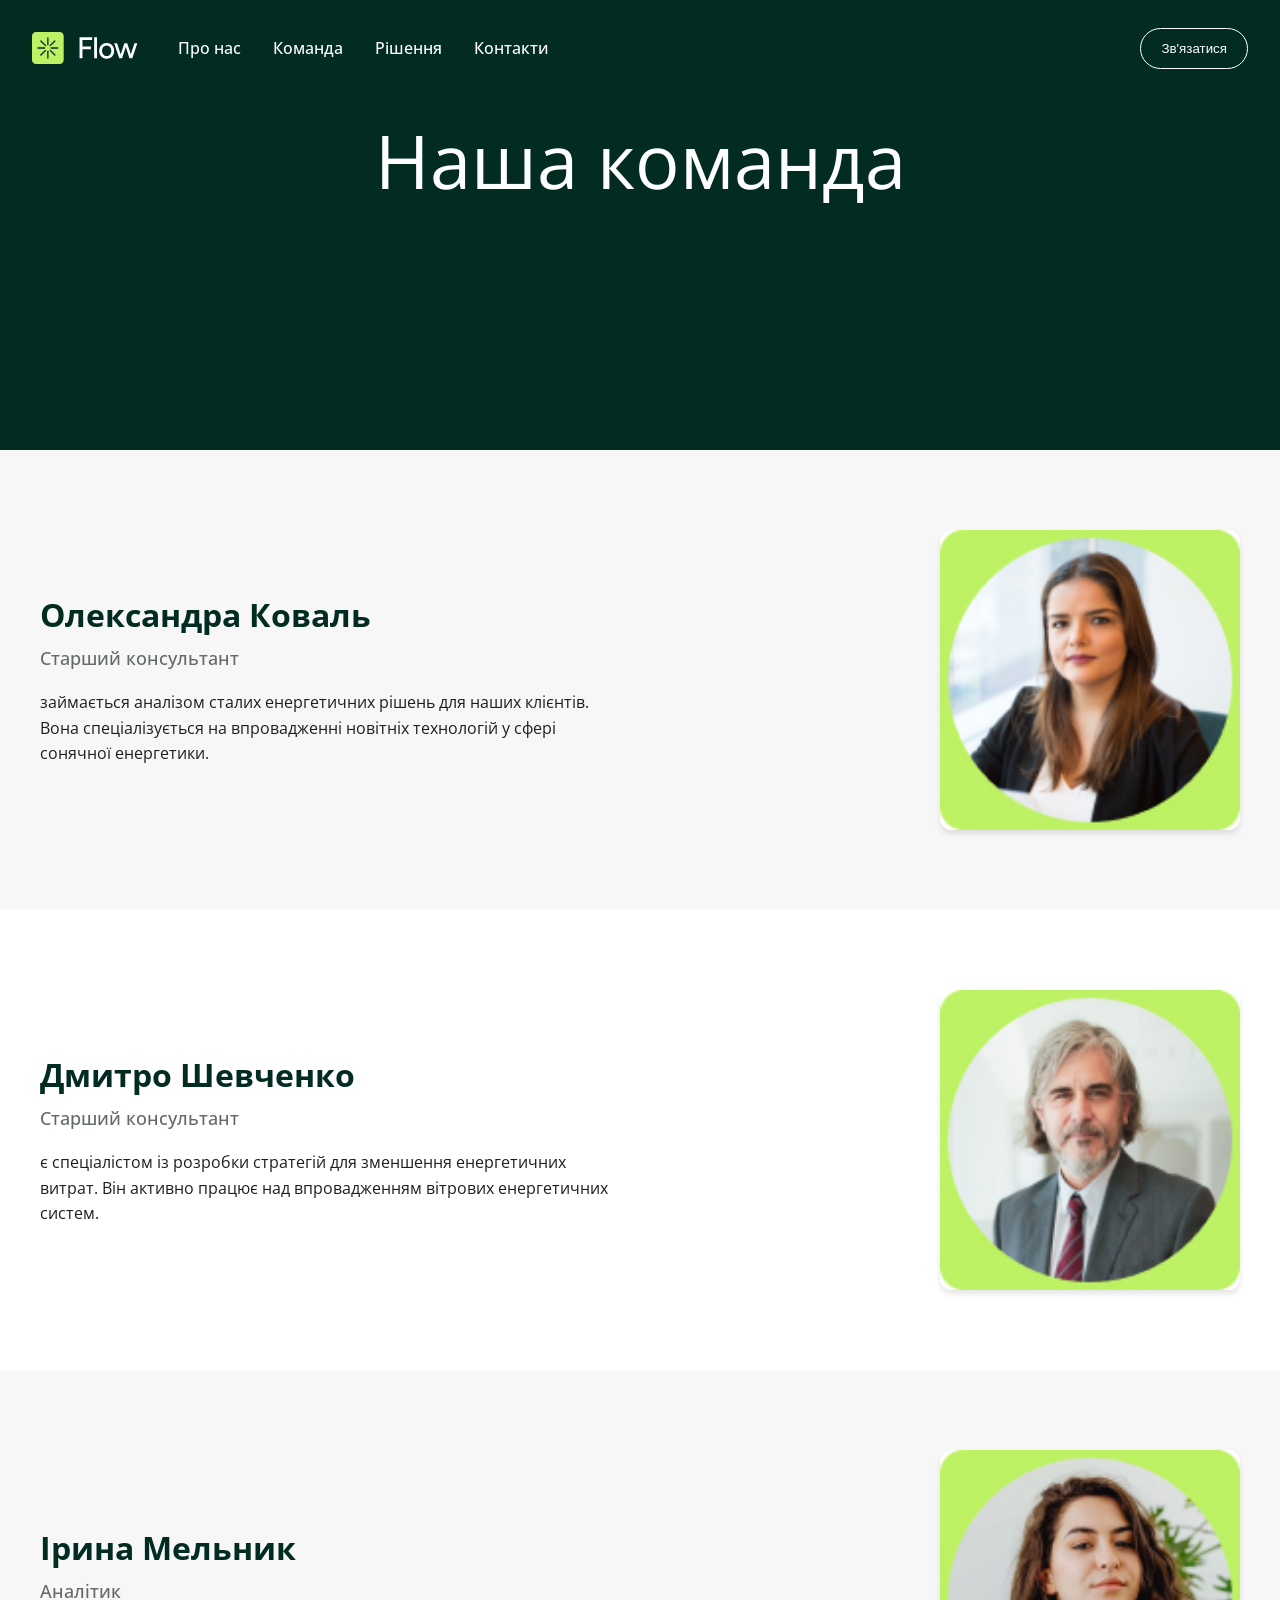
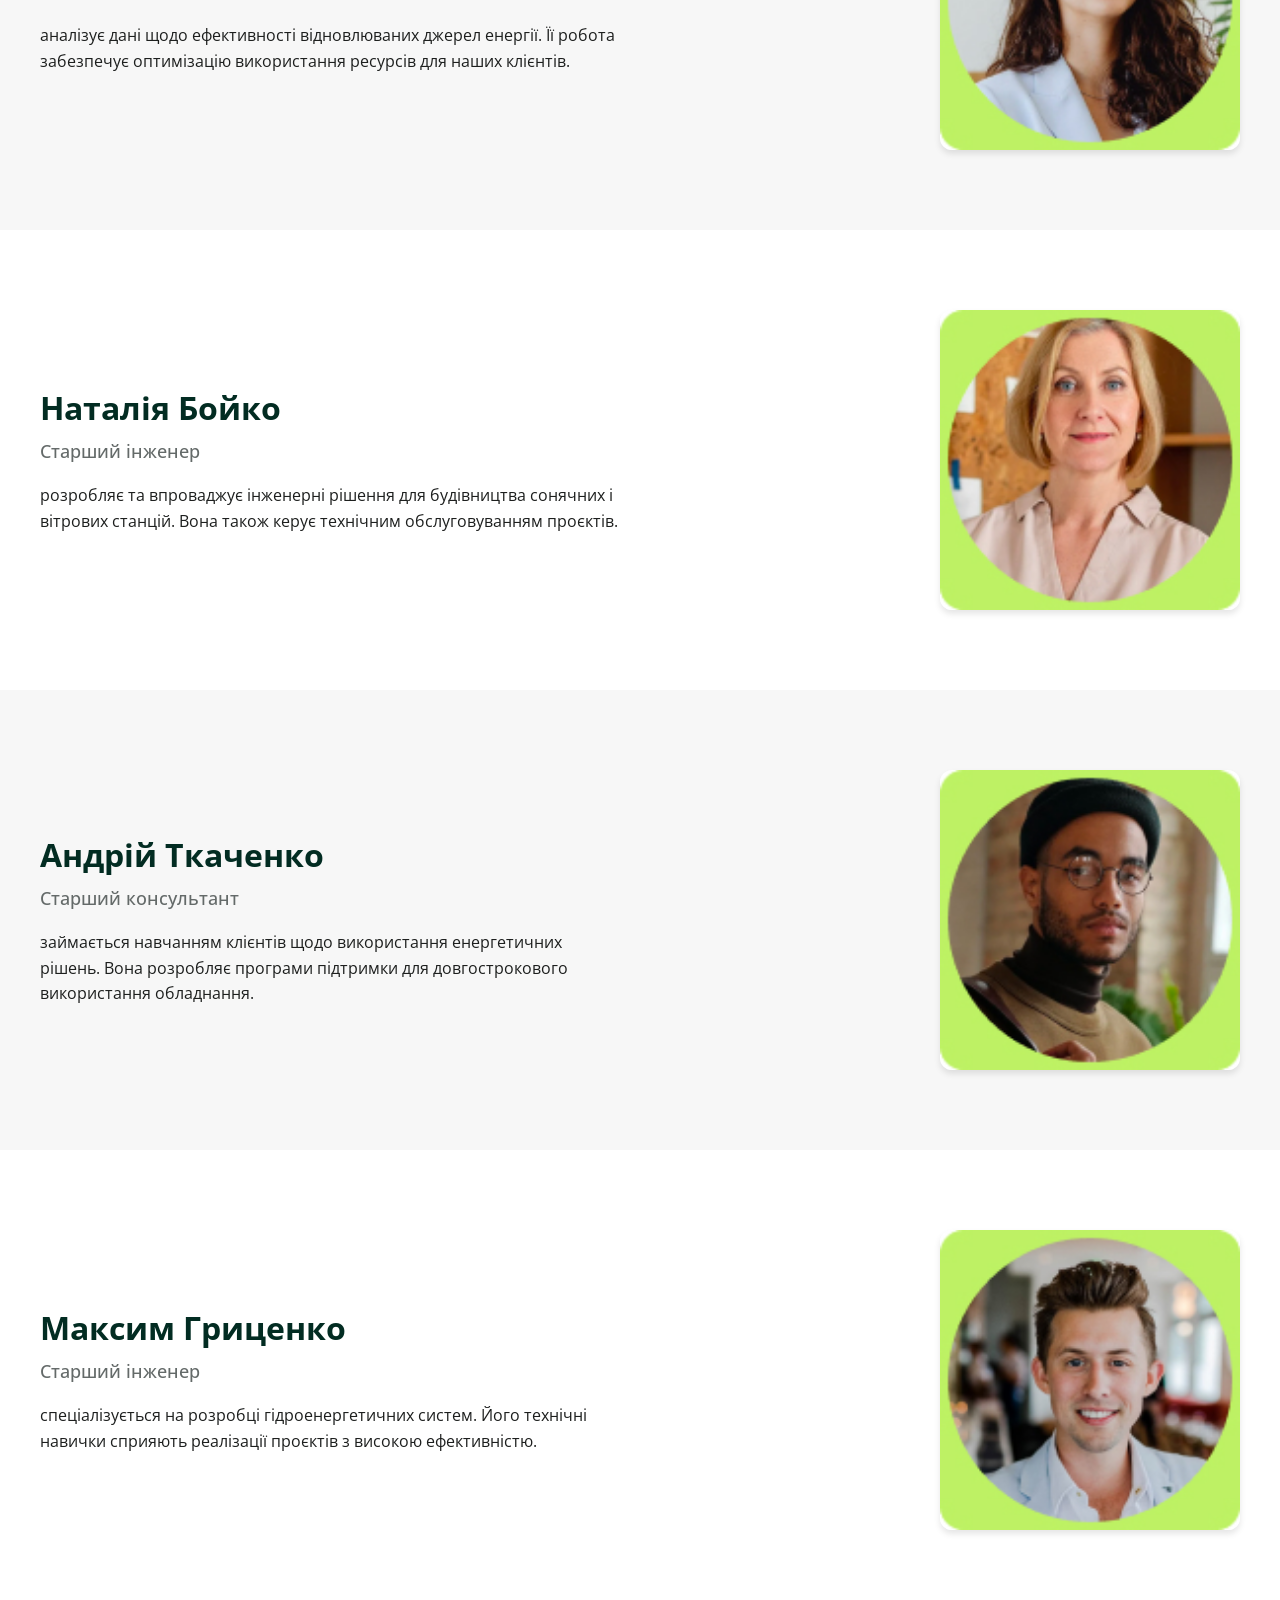
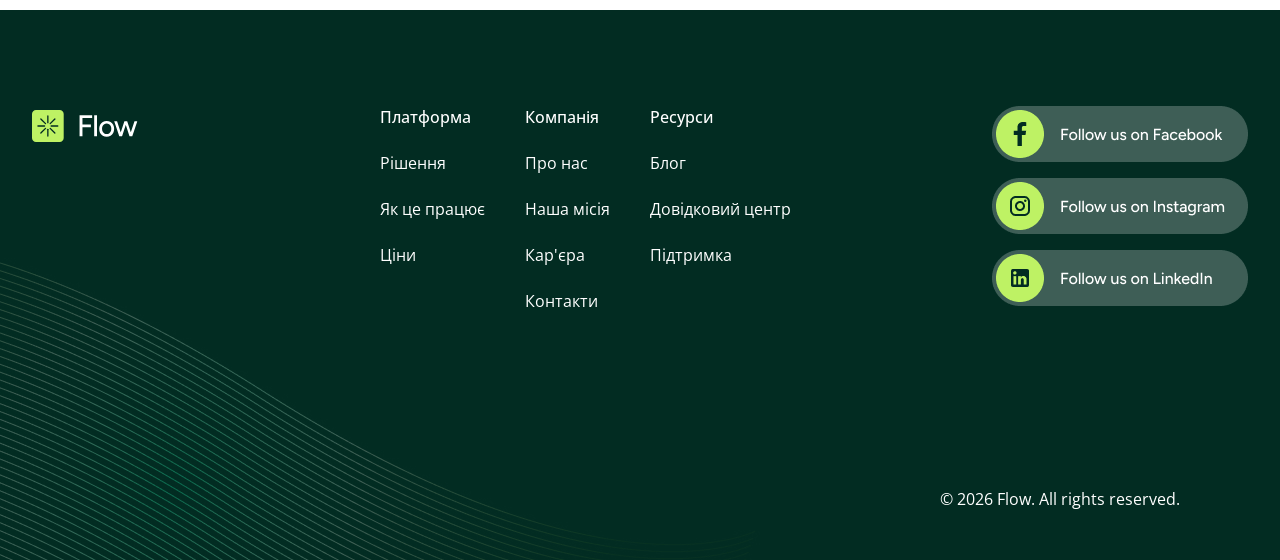
<file: team.html>
<!DOCTYPE html>
<html lang="uk">
<head>
  <meta charset="UTF-8">
  <meta http-equiv="X-UA-Compatible" content="IE=edge">
  <meta name="viewport" content="width=device-width, initial-scale=1.0">
  <title>Про команду - Зелена енергетика</title>
  <link rel="icon" type="image/x-icon" href="favicon.png">
  <link rel="preconnect" href="https://fonts.googleapis.com">
  <link rel="preconnect" href="https://fonts.gstatic.com" crossorigin>
  <link href="https://fonts.googleapis.com/css2?family=Open+Sans:ital,wght@0,300..800;1,300..800&display=swap" rel="stylesheet">
  <link rel="stylesheet" href="https://cdnjs.cloudflare.com/ajax/libs/font-awesome/6.6.0/css/all.min.css" integrity="sha512-Kc323vGBEqzTmouAECnVceyQqyqdsSiqLQISBL29aUW4U/M7pSPA/gEUZQqv1cwx4OnYxTxve5UMg5GT6L4JJg==" crossorigin="anonymous" referrerpolicy="no-referrer" />
  
  <link rel="stylesheet" href="styles/style.css">
</head>
<body>
  <header class="main-header contact-header cover-bg d-flex">
    <nav class="header-nav">
      <div class="content-wrap d-flex justify-between vertical-center h-full">
        <div class="d-flex">
          <div class="main-logo">
            <a href="index.html">
              <img src="images/logo.svg" alt="logo">
            </a>
          </div>
          <ul class="main-menu d-flex vertical-center">
            <li>
              <a href="about.html">
                Про нас
              </a>
            </li>
            <li>
              <a href="team.html">
                Команда
              </a>
            </li>
            <li>
              <a href="404.html">
                Рішення
              </a>
            </li>
            <li>
              <a href="contact.html">
                Контакти
              </a>
            </li>
          </ul>
        </div>
        <div>
          <button class="header-btn modal-btn">
            Зв'язатися
          </button>
        </div>
      </div>
    </nav>
    <div class="header-content">
      <h1 class="header-content-title">
        Наша команда
      </h1>
    </div>
  </header>

  <main>
    <section class="team-member" style="background-color: #f7f7f7;">
      <div class="content-wrap d-flex justify-between">
        <div class="team-member-info">
          <h2 class="team-member-name">Олександра Коваль</h2>
          <h3 class="team-member-position">Старший консультант</h3>
          <p class="team-member-description">
            займається аналізом сталих енергетичних рішень для наших клієнтів. Вона спеціалізується на впровадженні новітніх технологій у сфері сонячної енергетики.
          </p>
        </div>
        <div class="team-member-img cover-bg" style="background-image: url('images/expert/1.jpg');"></div>
      </div>
    </section>

    <section class="team-member" style="background-color: #ffffff;">
      <div class="content-wrap d-flex justify-between">
        <div class="team-member-info">
          <h2 class="team-member-name">Дмитро Шевченко</h2>
          <h3 class="team-member-position">Старший консультант</h3>
          <p class="team-member-description">
            є спеціалістом із розробки стратегій для зменшення енергетичних витрат. Він активно працює над впровадженням вітрових енергетичних систем.
          </p>
        </div>
        <div class="team-member-img cover-bg" style="background-image: url('images/expert/2.jpg');"></div>
      </div>
    </section>

    <section class="team-member" style="background-color: #f7f7f7;">
      <div class="content-wrap d-flex justify-between">
        <div class="team-member-info">
          <h2 class="team-member-name">Ірина Мельник</h2>
          <h3 class="team-member-position">Аналітик</h3>
          <p class="team-member-description">
            аналізує дані щодо ефективності відновлюваних джерел енергії. Її робота забезпечує оптимізацію використання ресурсів для наших клієнтів.
          </p>
        </div>
        <div class="team-member-img cover-bg" style="background-image: url('images/expert/3.jpg');"></div>
      </div>
    </section>

    <section class="team-member" style="background-color: #ffffff;">
      <div class="content-wrap d-flex justify-between">
        <div class="team-member-info">
          <h2 class="team-member-name">Наталія Бойко</h2>
          <h3 class="team-member-position">Старший інженер</h3>
          <p class="team-member-description">
            розробляє та впроваджує інженерні рішення для будівництва сонячних і вітрових станцій. Вона також керує технічним обслуговуванням проєктів.
          </p>
        </div>
        <div class="team-member-img cover-bg" style="background-image: url('images/expert/4.jpg');"></div>
      </div>
    </section>

    <section class="team-member" style="background-color: #f7f7f7;">
      <div class="content-wrap d-flex justify-between">
        <div class="team-member-info">
          <h2 class="team-member-name">Андрій Ткаченко</h2>
          <h3 class="team-member-position">Старший консультант</h3>
          <p class="team-member-description">
            займається навчанням клієнтів щодо використання енергетичних рішень. Вона розробляє програми підтримки для довгострокового використання обладнання.
          </p>
        </div>
        <div class="team-member-img cover-bg" style="background-image: url('images/expert/5.jpg');"></div>
      </div>
    </section>

    <section class="team-member" style="background-color: #ffffff;">
      <div class="content-wrap d-flex justify-between">
        <div class="team-member-info">
          <h2 class="team-member-name">Максим Гриценко</h2>
          <h3 class="team-member-position">Старший інженер</h3>
          <p class="team-member-description">
            спеціалізується на розробці гідроенергетичних систем. Його технічні навички сприяють реалізації проєктів з високою ефективністю.
          </p>
        </div>
        <div class="team-member-img cover-bg" style="background-image: url('images/expert/6.jpg');"></div>
      </div>
    </section>
  </main>



  <footer class="cover-bg relative">
    <div class="content-wrap d-flex justify-between">
      <div class="main-logo">
        <a href="index.html">
          <img src="images/logo.svg" alt="logo">
        </a>
      </div>
      <nav class="footer-menu d-flex">
        <div class="footer-menu-item">
          <div class="footer-menu-item-title">
            Платформа
          </div>
          <a href="#">Рішення</a>
          <a href="#">Як це працює</a>
          <a href="#">Ціни</a>
        </div>
        <div class="footer-menu-item">
          <div class="footer-menu-item-title">
            Компанія
          </div>
          <a href="#">Про нас</a>
          <a href="#">Наша місія</a>
          <a href="#">Кар'єра</a>
          <a href="#">Контакти</a>
        </div>
        <div class="footer-menu-item">
          <div class="footer-menu-item-title">
            Ресурси
          </div>
          <a href="#">Блог</a>
          <a href="#">Довідковий центр</a>
          <a href="#">Підтримка</a>
        </div>
      </nav>
      <div class="social">
        <a href="#" class="social-item social-item-f cover-bg">
        </a>
        <a href="#" class="social-item social-item-i cover-bg"></a>
        <a href="#" class="social-item social-item-l cover-bg"></a>
      </div>
    </div>
    <div class="content-wrap absolute">
      <div class="copyright ">
        © 2026 Flow. All rights reserved.
      </div>
    </div>
  </footer>

  <button id="scrollToTop" class="scroll-to-top"><i class="fa-solid fa-arrow-up"></i></button>

  <div id="contactModal" class="modal">
    <div class="modal-content">
      <span class="close-btn">&times;</span>
      <h2>Зв'язатися</h2>
      <form id="contactForm">
        <label for="name">Ім'я</label>
        <input type="text" id="name" name="name" required>
  
        <label for="email">Пошта</label>
        <input type="email" id="email" name="email" required>
  
        <label for="phone">Телефон</label>
        <input type="tel" id="phone" name="phone" required>
  
        <label for="message">Повідомлення</label>
        <textarea id="message" name="message" rows="4" required></textarea>
  
        <button type="submit" class="header-btn">Відправити</button>
      </form>
    </div>
  </div>

  <script src="script/app.js"></script>
</body>
</html>
</file>
<file: styles/style.css>
* {
  margin: 0;
  padding: 0;
  box-sizing: border-box;
}

body {
  font-family: "Open Sans", serif;
  font-weight: 400;
  color: #1D1F1E;
}

img	{
	display: block;
	width: 100%;
	height: 100%;
	object-fit: contain;
}
.h-full {
	height: 100%;
}

a {
	text-decoration: none;
	color: inherit;
}

ul {
	list-style: none;
}

.uppercase {
	text-transform: uppercase;
}

.justify-center {
	justify-content: center;
}

.justify-between {
	justify-content: space-between;
}

.vertical-center {
	align-items: center;
}
.justify-between {
	justify-content: space-between;
}
.d-flex {
	display: flex;
}
.cover-bg {
	background-position: center;
	background-repeat: no-repeat;
	background-size: cover;
}
.absolute {
	position: absolute;
}
.relative {
	position: relative;
}


/*global styles*/

.content-wrap {
	max-width: 1216px;
	margin: 0 auto;
}

header.main-header {
	width: 100wv;
	height: 100vh;
  flex-direction: column;
	background-image: url(../images/hero.jpg);
}
/*global styles*/

.header-nav {
  height: 96px;
}

.main-logo {
  width: 106px;
  height: 40px;
  margin-right: 40px;
}

.main-menu {
  font-weight: 500;
  color: #fff;
}

.main-menu li:not(:last-child) {
  margin-right: 32px;
}

.header-btn {
  padding: 12px 20px;
  border-radius: 200px;
  border: 1px solid #fff;
  background-color: transparent;
  color: #fff;
  font-weight: 500;
  cursor: pointer;
}

.header-btn:hover {
  background-color: #fff;
  color: #022c22;
}

.header-btn-green {
  margin-right: 16px;
  background-color: #BEF264;
  color: #1D1F1E;
  border: none;
}

.slogan-icon {
  width: 12px;
  height: 12px;
  margin-right: 8px;
  font-weight: 500;
  font-size: 14px;
  background-image: url(../images/icons/slogan-icon.svg);
}

.header-content-slogan {
  margin-bottom: 24px;
  justify-content: center;
}

.header-content {
  max-width: 592px;
  margin: auto;
  transform: translateY(-96px);
  color: #fff;
  text-align: center;
}

.header-content-title {
  margin-bottom: 32px;
  font-size: 74px;
  letter-spacing: -5%;
  font-weight: 400;
  line-height: 90px;
}

.header-content-subtitle {
  margin-bottom: 40px;
  font-size: 17px;
  letter-spacing: -.4%;
  font-weight: 400;
}

section.partners {
  height: 430px;
  padding: 80px 0;
  background-color: #022C22;
}

.partners-title {
  max-width: 490px;
  margin: 0 auto 64px;
  text-align: center;
  font-size: 48px;
  color: #fff;
}

.partners-grid {
  overflow: hidden;
  gap: 8px;
  justify-content: center;
}

.partners-grid-item {
  min-width: 419px;
  height: 88px;
}

.partners-grid-item-1 {
  background-image: url(../images/partners/1.svg);
}
.partners-grid-item-2 {
  background-image: url(../images/partners/2.svg);
}

section.section {
  padding: 104px 0;
}

.promo-section-content {
  max-width: 488px;
  flex-direction: column;
  justify-content: space-between;
}

.promo-section-content-title {
  font-weight: 500;
  font-size: 18px;
  line-height: 24px;
}

.promo-section-content-list li {
  font-size: 48px;
  color:#929C9A;
}

.promo-section-content-list li:not(:last-child) {
  margin-bottom: 32px;
}

.list-item-active .list-title {
  padding-bottom: 16px;
  margin-bottom: 32px;
  border-bottom: 2px solid #1D1F1E;
  color: #1D1F1E;
}

.list-item-active .list-text {
  margin-bottom: 16px;
  font-size: 16px;
}

.list-item-active .list-link {
  font-weight: 500;
  color: #1D1F1E;
  font-size: 18px;
}

.promo-section-img {
  width: 488px;
  height: 680px;
  background-image: url(../images/promo-bg.jpg);
}

.about-container {
  margin: 0 auto;
  max-width: 1408px;
  border-radius: 32px;
  padding: 64px 96px 104px;
  background-color: #FFF7ED;
}

.about-container-top {
  margin-bottom: 56px;
  padding-bottom: 16px;
  border-bottom: 1px solid #D9DEDD;
}

.about-container-top ul {
  list-style: disc;
  font-weight: 500;
  font-size: 14px;
}

.section-title {
  margin-bottom: 24px;
  font-weight: 400;
  font-size: 48px;
  line-height: 68px;
}

.about-container-l {
  max-width: 592px;
}

.about-container-text {
  font-size: 18px;
  line-height: 26px;
  color: #646A69;
}

.about-container-r .section-title {
  margin-bottom: 8px;
}

.about-container-r-item:not(:last-child) {
  margin-bottom: 64px;
}

.section-about-us .section-title,
.section-expetrs .section-title {
  text-align: center;
}

.section-about-us-content {
  margin: 0 auto;
  max-width: 800px;
  text-align: center;
  font-size: 24px;
  line-height: 36px;
  letter-spacing: -1%;
  font-weight: 500;
}

.section-about-us-content p {
  margin-bottom: 40px;
}

.about-btn {
  border: 1px solid #022C22;
  color: #1D1F1E;
}

.section-expetrs-subtitle {
  font-size: 18px;
  line-height: 24px;
  color: #646A69;
  text-align: center;
}

.experts-grid {
  flex-wrap: wrap;
  margin-top: 136px;
  row-gap: 96px;
  column-gap: 20px;
}

.experts-grid-item {
  width: 30%;
  text-align: center;
}

.experts-grid-item-img {
  width: 152px;  
  height: 152px;
  margin: 0 auto 32px;
}

.experts-grid-item-img-1 {
  background-image: url(../images/expert/1.jpg);
}
.experts-grid-item-img-2 {
  background-image: url(../images/expert/2.jpg);
}
.experts-grid-item-img-3 {
  background-image: url(../images/expert/3.jpg);
}
.experts-grid-item-img-4 {
  background-image: url(../images/expert/4.jpg);
}
.experts-grid-item-img-5 {
  background-image: url(../images/expert/5.jpg);
}
.experts-grid-item-img-6 {
  background-image: url(../images/expert/6.jpg);
}

.experts-grid-item-name {
  margin-bottom: 4px;
  font-weight: 500;
  font-size: 20px;
}

.experts-grid-item-position {
  font-size: 18px;
  color: #646A69;
}

.section-testimonials {
  background-color: #022C22;
  color: #fff;
}

.testimonials-grid {
  margin-top: 88px;
}

.testimonials-grid-item {
  display: flex;
  flex-direction: column;
  width: 384px;
  height: 356px;
  border-radius: 24px;
  padding: 40px;
  background-color: #BEF264;
  color: #1D1F1E;
  transition: all .5s ease;
}

.testimonials-grid-item:hover {
  transform: translateY(-10px);
  transition: all .5s ease;
}

.testimonials-grid-item-text {
  font-weight: 500;
  font-size: 18px;
  line-height: 24px;
}

.testimonials-grid-item-footer {
  margin-top: auto;
  display: flex;
}

.client-img {
  width: 56px;
  height: 56px;
  border-radius: 50%;
  overflow: hidden;
  margin-right: 24px;
}

.client-img-1 {
  background-image: url(../images/clients/1.png);
}
.client-img-2 {
  background-image: url(../images/clients/2.png);
}
.client-img-3 {
  background-image: url(../images/clients/3.png);
}

.client-info p:first-child {
  font-weight: 500;
  margin-bottom: 4px;
}

.title-section .section-title {
  max-width: 950px;
  margin: 0 auto 64px;
  text-align: center;
}

.title-section-btn {
  margin: 0 auto;
  background-color: #022C22;
  color: #fff;
}

.center {
  margin: 0 auto;
  width: fit-content;
}

.faq-section .about-container-l {
  display: flex;
  flex-direction: column;
  justify-content: space-between;
}

.faq-section .about-container-l,
.faq-section .about-container-r {
  width: 50%;
}

.faq-section .about-btn {
  width: fit-content;
}

.faq-section .about-container-r .section-title {
  font-size: 18px;
  margin-bottom: 16px;
  line-height: 24px;
  font-weight: 500;
}

.blog-section-item {
  margin-bottom: 32px;
  display: flex;
}

.blog-section-item-img {
  min-width: 172px;
  min-height: 172px;
  margin-right: 32px;
}

.blog-section-item-img-1 {
  background-image: url(../images/blog/b1.png);
}
.blog-section-item-img-2 {
  background-image: url(../images/blog/b2.png);
}
.blog-section-item-img-3 {
  background-image: url(../images/blog/b3.png);
}

.blog-section-item-title {
  font-weight: 500;
  font-size: 18px;
  margin-bottom: 24px;
}

.author-img {
  width: 32px;
  height: 32px;
  margin-right: 16px;
}

.author-img-1 {
  background-image: url(../images/blog/a1.png);
}
.author-img-2 {
  background-image: url(../images/blog/a2.png);
}
.author-img-3 {
  background-image: url(../images/blog/a3.png);
}

.author-name {
  margin-right: 16px;
  font-weight: 500;
  font-size: 14px;
}

.time {
  font-weight: 500;
  font-size: 14px;
}

.blog-section-item-content {
  display: flex;
  flex-direction: column;
  justify-content: center;
}

.blog-section-l,
.blog-section-r {
  width: 50%;
}

.blog-section-l {
  display: flex;
  flex-direction: column;  
}

.blog-section .header-btn{
  width: fit-content;
  margin-top: auto;
}

.form-section {
  min-height: 450px;
  background-image: url(../images/form-bg.jpg);
}

.form-section .content-wrap {
  display: flex;
  align-items: center;
  min-height: 450px;
}

.form-section-content {
  max-width: 592px;
  color: #fff;
}

.form {
  margin-top: 40px;
}

.form input[type="email"] {
  width: 370px;
  margin-right: 8px;
  height: 56px;
  padding: 16px 20px;
  border-radius: 200px;
  background-color: #fff;
  color: #646A69;
  border: none;
}

.form .header-btn {
  height: 56px;
  border-radius: 200px;
}

footer {
  height: 550px;
  padding: 96px 0 50px;
  background-image: url(../images/footer-bg.jpg);
  color: #fff;
}

.social-item {
  display: block;
  width: 256px;
  height: 56px;
  transition: all .5s ease;
}

.social-item:hover {
  transform: translateX(10px);
  transition: all .5s ease;
}

.social-item:not(:last-child) {
  margin-bottom: 16px;
}

.social-item-f {
  background-image: url(../images/icons/f.png);
}
.social-item-i {
  background-image: url(../images/icons/i.png);
}
.social-item-l {
  background-image: url(../images/icons/l.png);
}

.footer-menu-item:not(:last-child) {
  margin-right: 40px;
}

.footer-menu a {
  display: block;
  margin-bottom: 24px;
  font-weight: 400;
}

.footer-menu .footer-menu-item-title {
  margin-bottom: 24px;
  font-weight: 500;
}

footer .content-wrap.absolute {
  bottom: 50px;
  right: 100px;
}

header.header-404 {
  background-image: none;
  background-color: #022c22;
  align-items: center;
}

header.header-404 .header-content {
  max-width: 1216px;
  flex-direction: column;
}

.scroll-to-top {
  position: fixed;
  bottom: 20px;
  right: 20px;
  width: 50px;
  height: 50px;
  background-color: #BEF264;
  color: #1D1F1E;
  border: none;
  border-radius: 50%;
  box-shadow: 0 4px 6px rgba(0, 0, 0, 0.1);
  cursor: pointer;
  display: none; /* Приховуємо кнопку за замовчуванням */
  justify-content: center;
  align-items: center;
  font-size: 24px;
  z-index: 1000;
  transition: opacity 0.3s ease, transform 0.3s ease;
}

.scroll-to-top:hover {
  transform: translateY(-5px);
  background-color: #022C22;
  color: #fff;
}

/* Стилі для модального вікна */
.modal {
  display: none; /* Приховуємо за замовчуванням */
  position: fixed;
  top: 0;
  left: 0;
  width: 100%;
  height: 100%;
  background-color: rgba(0, 0, 0, 0.5);
  justify-content: center;
  align-items: center;
  z-index: 1000;
}

.modal-content {
  background-color: #fff;
  padding: 20px 30px;
  border-radius: 8px;
  width: 100%;
  max-width: 400px;
  box-shadow: 0 4px 6px rgba(0, 0, 0, 0.1);
  text-align: center;
}

.modal-content h2 {
  margin-bottom: 20px;
}

.modal-content label {
  display: block;
  margin-top: 10px;
  font-weight: 500;
}

.modal-content input,
.modal-content textarea {
  width: 100%;
  margin-top: 5px;
  padding: 10px;
  border: 1px solid #ccc;
  border-radius: 4px;
  font-size: 14px;
}

.modal-content button {
  margin-top: 20px;
  padding: 12px 20px;
  background-color: #BEF264;
  border: none;
  border-radius: 200px;
  color: #1D1F1E;
  font-weight: 500;
  cursor: pointer;
  transition: background-color 0.3s ease;
}

.modal-content button:hover {
  background-color: #022C22;
  color: #fff;
}

/* Кнопка закриття */
.close-btn {
  position: absolute;
  top: 10px;
  right: 10px;
  cursor: pointer;
  font-size: 20px;
  color: #ccc;
}

.close-btn:hover {
  color: #000;
}

header.contact-header {
  height: 50vh;
  background-image: none;
  background-color: #022c22;
}

/* Загальний контейнер форми */
.contact-form-section {
  padding: 80px 0;
  background-color: #FFF7ED;
}

.contact-info {
  max-width: 40%;
  font-size: 16px;
  line-height: 1.6;
  color: #646A69;
}

.contact-info a {
  color: #022C22;
  font-weight: 500;
}

.contact-form {
  width: 50%;
}

.contact-form h2 {
  margin-bottom: 20px;
  font-size: 32px;
  color: #1D1F1E;
}

.contact-form label {
  display: block;
  margin-top: 20px;
  font-size: 14px;
  font-weight: 500;
  color: #1D1F1E;
}

.contact-form input,
.contact-form textarea {
  display: block;
  width: 100%;
  margin-top: 8px;
  padding: 12px 16px;
  font-size: 14px;
  color: #646A69;
  border: 1px solid #D9DEDD;
  border-radius: 8px;
  background-color: #FFF;
  transition: border-color 0.3s ease, box-shadow 0.3s ease;
}

.contact-form input:focus,
.contact-form textarea:focus {
  border-color: #BEF264;
  box-shadow: 0 0 0 4px rgba(190, 242, 100, 0.4);
  outline: none;
}

.contact-form textarea {
  resize: none;
}

.contact-form button {
  margin-top: 20px;
  padding: 12px 20px;
  background-color: #BEF264;
  color: #1D1F1E;
  font-weight: 500;
  font-size: 16px;
  border: none;
  border-radius: 200px;
  cursor: pointer;
  transition: background-color 0.3s ease, color 0.3s ease;
}

.contact-form button:hover {
  background-color: #022C22;
  color: #fff;
}

/* Стилі для секції карти */
.map-section {
  padding: 80px 0;
  background-color: #FFF;
}

.map-container {
  border-radius: 16px;
  overflow: hidden;
  box-shadow: 0 4px 6px rgba(0, 0, 0, 0.1);
}

.team-member {
  display: flex;
  align-items: center;
  padding: 80px 0;
  width: 100%;
}

.team-member:nth-child(odd) {
  background-color: #f7f7f7; /* Світлий фон для непарних секцій */
}

.team-member:nth-child(even) {
  background-color: #ffffff; /* Білий фон для парних секцій */
}

.team-member .content-wrap {
  display: flex;
  justify-content: space-between;
  align-items: center;
  max-width: 1200px;
  margin: 0 auto;
  width: 100%;
}

.team-member-info {
  max-width: 50%;
  padding-right: 20px;
}

.team-member-name {
  font-size: 32px;
  font-weight: 700;
  color: #022C22;
  margin-bottom: 10px;
}

.team-member-position {
  font-size: 18px;
  font-weight: 500;
  color: #646A69;
  margin-bottom: 20px;
}

.team-member-description {
  font-size: 16px;
  line-height: 1.6;
  color: #1D1F1E;
}


.team-member-img {
  width: 300px;
  height: 300px;
  background-position: center;
  background-size: cover;
  border-radius: 12px;
  box-shadow: 0 4px 6px rgba(0, 0, 0, 0.1);
}
</file>
